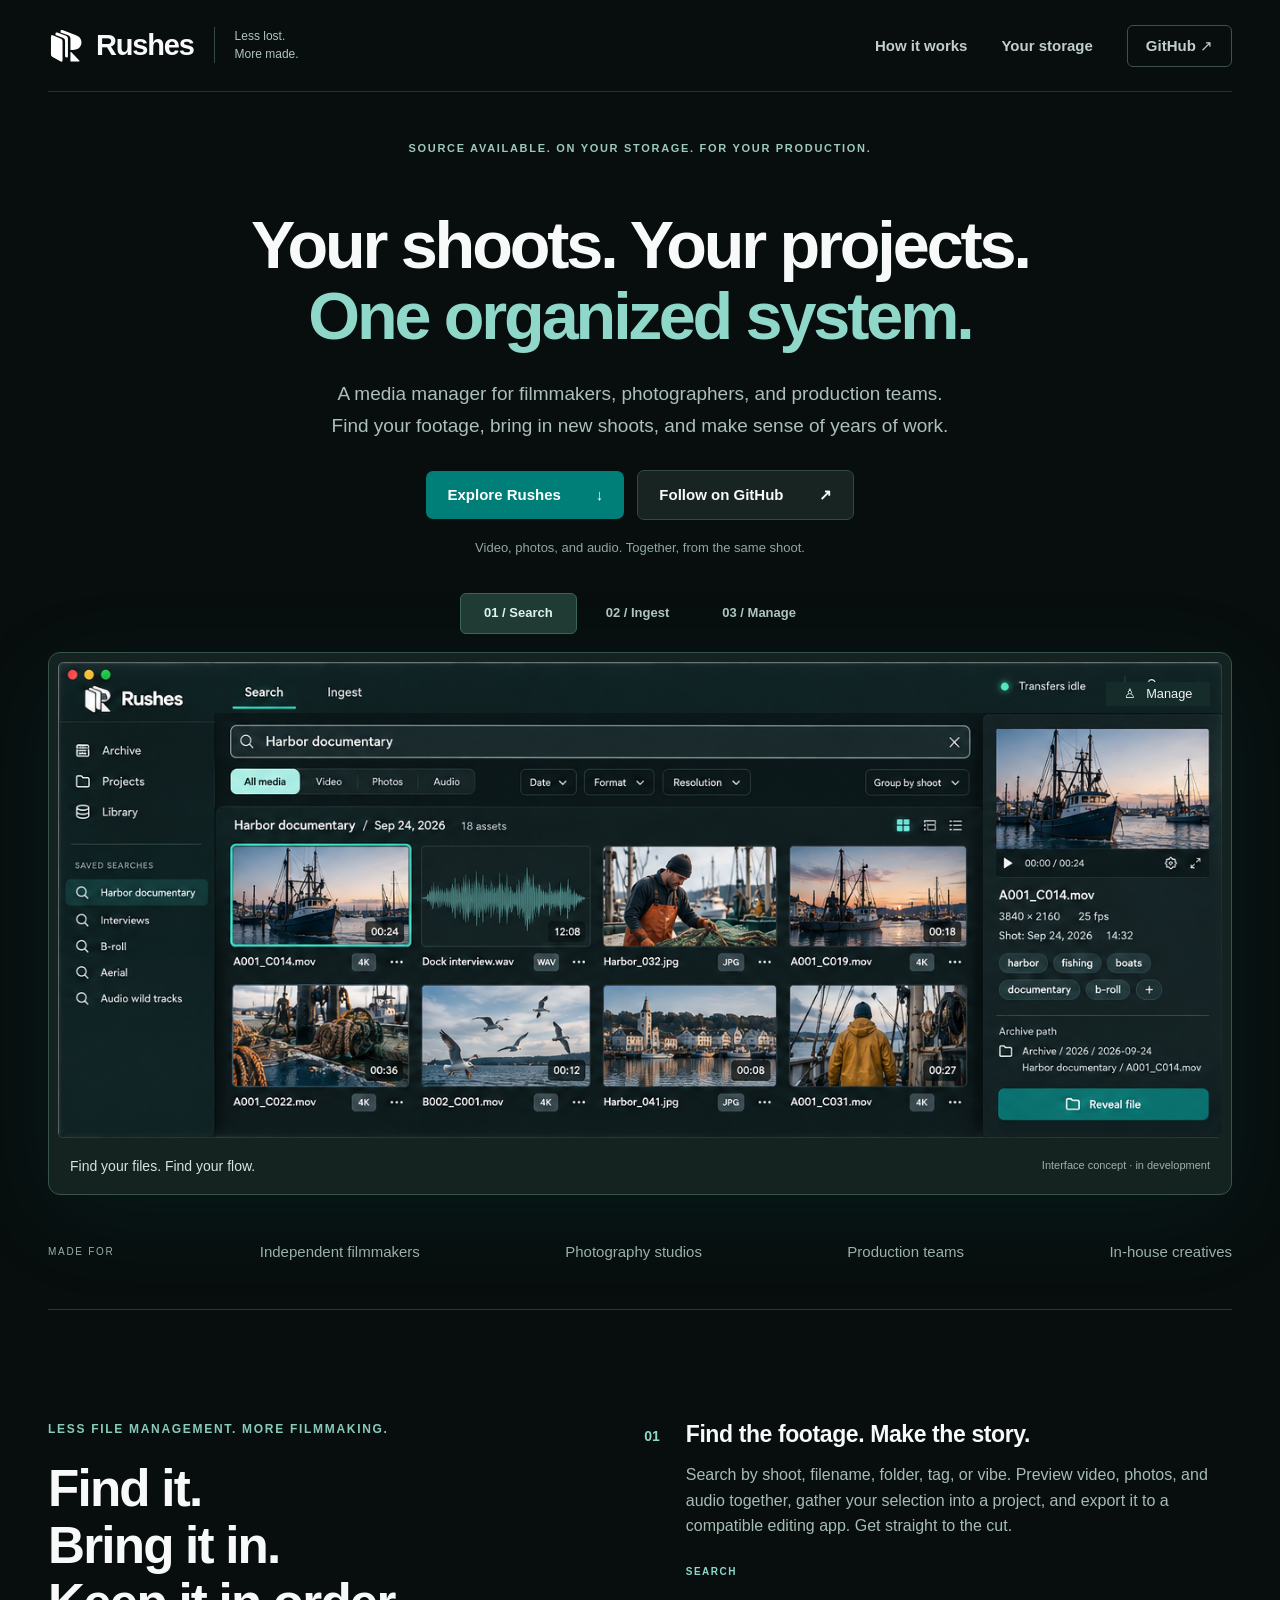
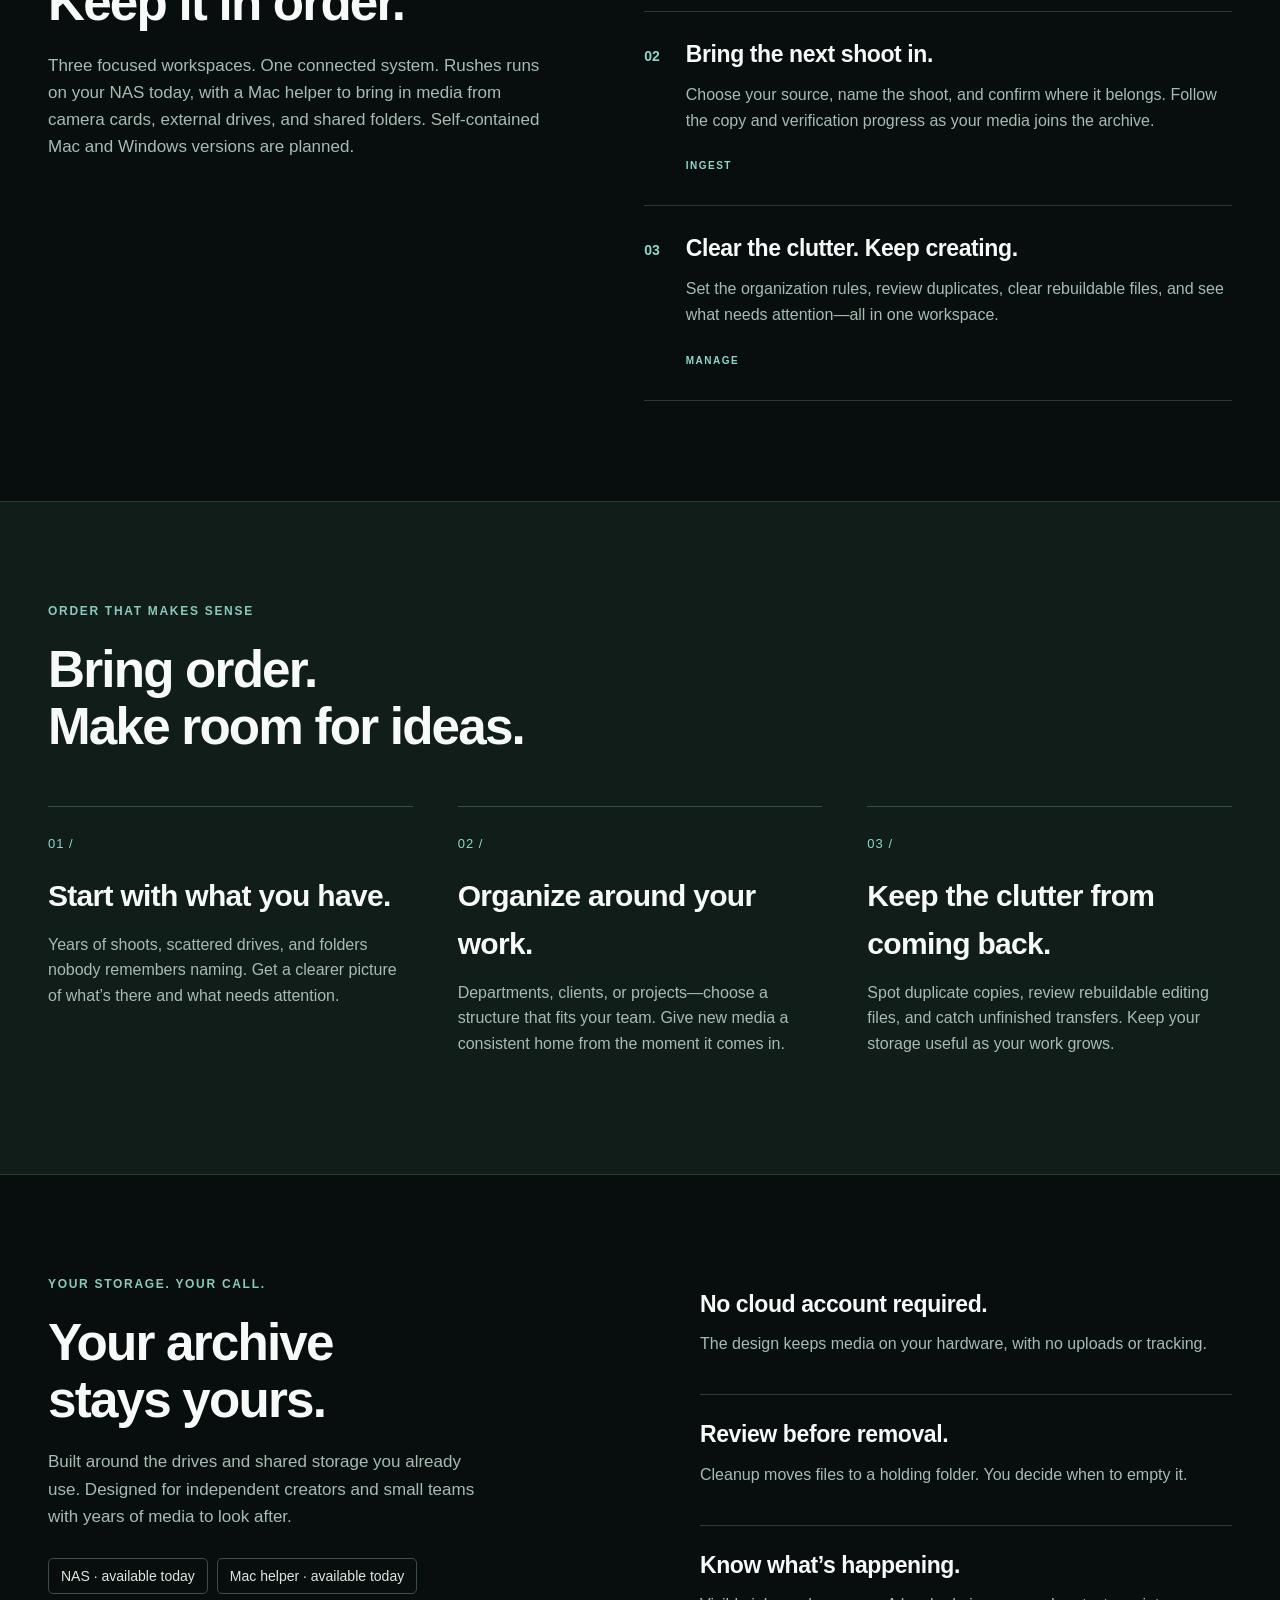
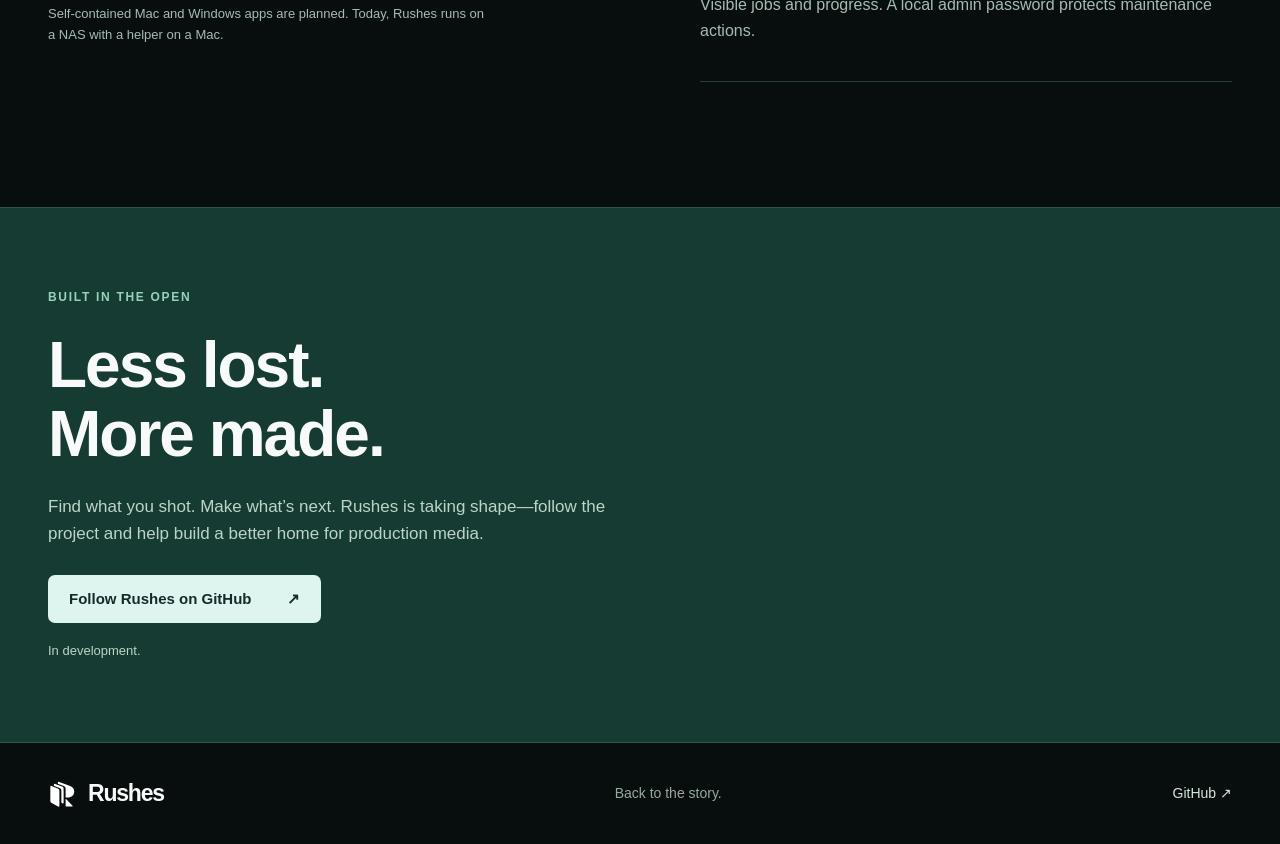
<file: docs/index.html>
<!doctype html>
<html lang="en">
<head>
<meta charset="utf-8"><meta name="viewport" content="width=device-width,initial-scale=1">
<title>Rushes — Your shoots. Your projects. One organized system.</title>
<meta name="description" content="A source-available media manager for filmmakers, photographers, and production teams. Find your media, bring in new shoots, and look after your archive on storage you control.">
<link rel="icon" type="image/svg+xml" href="assets/logo.svg">
<link rel="stylesheet" href="style.css">
</head>
<body>
<a class="skip" href="#main">Skip to content</a>
<header class="nav wrap"><div class="brand-lockup"><a class="brand" href="#" aria-label="Rushes home"><img src="assets/logo.svg" alt="" width="37" height="41">Rushes</a><span class="brand-tagline">Less lost.<br>More made.</span></div><nav aria-label="Main navigation"><a href="#workflow">How it works</a><a href="#storage">Your storage</a><a class="nav-github" href="https://github.com/x0on/rushes">GitHub <span aria-hidden="true">↗</span></a></nav></header>
<main id="main">
<section class="hero wrap">
<div class="eyebrow">SOURCE AVAILABLE. ON YOUR STORAGE. FOR YOUR PRODUCTION.</div>
<h1>Your shoots. Your projects.<br><span>One organized system.</span></h1>
<p class="hero-description">A media manager for filmmakers, photographers, and production teams.<br class="desktop-break"> Find your footage, bring in new shoots, and make sense of years of work.</p>
<div class="hero-actions"><a class="button" href="#product">Explore Rushes <span aria-hidden="true">↓</span></a><a class="button secondary" href="https://github.com/x0on/rushes">Follow on GitHub <span aria-hidden="true">↗</span></a></div>
<p class="hero-note">Video, photos, and audio. Together, from the same shoot.</p>
</section>
<section id="product" class="product wrap" aria-label="Rushes product preview">
<div class="view-tabs" role="tablist" aria-label="Interface preview"><button id="search-tab" role="tab" aria-selected="true" aria-controls="search-panel" tabindex="0" data-view="search">01 / Search</button><button id="ingest-tab" role="tab" aria-selected="false" aria-controls="ingest-panel" tabindex="-1" data-view="ingest">02 / Ingest</button><button id="admin-tab" role="tab" aria-selected="false" aria-controls="admin-panel" tabindex="-1" data-view="admin">03 / Manage</button></div>
<div id="search-panel" class="product-panel" role="tabpanel" aria-labelledby="search-tab"><div class="screen-crop search-screen"><span class="screen-manage-label">♙ &nbsp; Manage</span><img src="assets/interface.png" alt="Search concept: harbor documentary media grouped by shoot, with filters, thumbnails, and a selected clip's details" width="1536" height="1024"></div><div class="screen-caption"><strong>Find your files. Find your flow.</strong><span>Interface concept · in development</span></div></div>
<div id="ingest-panel" class="product-panel" role="tabpanel" aria-labelledby="ingest-tab" hidden><div class="screen-crop ingest-screen"><span class="screen-manage-label">♙ &nbsp; Manage</span><span class="screen-transfer-label">1 transfer running</span><img src="assets/interface.png" alt="Ingest concept: camera-card source, shoot details, archive destination, and transfer progress" width="1536" height="1024"></div><div class="screen-caption"><strong>From camera card to an organized archive.</strong><span>Interface concept · in development</span></div></div>
<div id="admin-panel" class="product-panel" role="tabpanel" aria-labelledby="admin-tab" hidden>
<div class="admin-screen" aria-label="Media Management workspace concept with illustrative archive conditions">
<div class="admin-top"><span class="admin-brand"><img src="assets/logo.svg" alt="">Rushes</span><span>Search</span><span>Ingest</span><span class="admin-active">Manage / Unlocked</span></div>
<div class="admin-layout"><aside class="admin-side"><strong>Archive overview</strong><span>Activity</span><span>Holding folder</span><span>Organization rules</span><span>Settings</span><small>OWNER ACCESS<br>Protected by your password</small></aside>
<div class="admin-main"><div class="admin-title"><div><span class="admin-kicker">STUDIO ARCHIVE</span><h3>Media Management</h3></div><span class="admin-scan">Last scan · 4 minutes ago</span></div>
<div class="admin-stats"><div><span>Available storage</span><strong>8.2 TB <small>/ 32 TB</small></strong><div class="capacity"><span></span></div></div><div><span>Archive indexed</span><strong>24,186 <small>files</small></strong><small>Video, photos, and audio</small></div><div><span>Job activity</span><strong>1 <small>needs attention</small></strong><small>No jobs currently running</small></div></div>
<div class="attention-heading"><h4>Needs your attention</h4><span>3 conditions</span></div>
<div class="condition"><span class="condition-icon">≋</span><div><h4>148 possible duplicate files</h4><p>Compare contents and confirm a surviving original before moving copies aside.</p></div><span class="mock-action">Review duplicates ↗</span></div>
<div class="condition"><span class="condition-icon">▤</span><div><h4>6.4 GB of rebuildable editing files</h4><p>Preview renders and waveform caches. Project autosaves stay protected.</p></div><span class="mock-action">Review files ↗</span></div>
<div class="condition"><span class="condition-icon warning">!</span><div><h4>Interview audio transfer interrupted</h4><p>The source drive disconnected. Reconnect it and review the job.</p></div><span class="mock-action">View job ↗</span></div>
<div class="holding-note"><strong>Holding folder · 218 GB</strong><span>Moved files stay here until you deliberately empty it. Space is not yet reclaimed.</span></div>
</div></div></div><div class="screen-caption"><strong>Know what needs attention. Stay in control of every change.</strong><span>Interface concept · illustrative data</span></div></div>
<div class="audience"><span>MADE FOR</span><strong>Independent filmmakers</strong><strong>Photography studios</strong><strong>Production teams</strong><strong>In-house creatives</strong></div>
</section>
<section id="workflow" class="workflow wrap section"><div class="section-intro"><span class="eyebrow">LESS FILE MANAGEMENT. MORE FILMMAKING.</span><h2>Find it.<br>Bring it in.<br>Keep it in order.</h2><p>Three focused workspaces. One connected system. Rushes runs on your NAS today, with a Mac helper to bring in media from camera cards, external drives, and shared folders. Self-contained Mac and Windows versions are planned.</p></div><div class="steps"><article><span class="number">01</span><div><h3>Find the footage. Make the story.</h3><p>Search by shoot, filename, folder, tag, or vibe. Preview video, photos, and audio together, gather your selection into a project, and export it to a compatible editing app. Get straight to the cut.</p><span class="tag">SEARCH</span></div></article><article><span class="number">02</span><div><h3>Bring the next shoot in.</h3><p>Choose your source, name the shoot, and confirm where it belongs. Follow the copy and verification progress as your media joins the archive.</p><span class="tag">INGEST</span></div></article><article><span class="number">03</span><div><h3>Clear the clutter. Keep creating.</h3><p>Set the organization rules, review duplicates, clear rebuildable files, and see what needs attention—all in one workspace.</p><span class="tag">MANAGE</span></div></article></div></section>
<section class="structure section"><div class="wrap"><div class="section-intro"><span class="eyebrow">ORDER THAT MAKES SENSE</span><h2>Bring order.<br>Make room for ideas.</h2></div><div class="trees"><article><span class="folder" aria-hidden="true">01 /</span><h3>Start with what you have.</h3><p>Years of shoots, scattered drives, and folders nobody remembers naming. Get a clearer picture of what’s there and what needs attention.</p></article><article><span class="folder" aria-hidden="true">02 /</span><h3>Organize around your work.</h3><p>Departments, clients, or projects—choose a structure that fits your team. Give new media a consistent home from the moment it comes in.</p></article><article><span class="folder" aria-hidden="true">03 /</span><h3>Keep the clutter from coming back.</h3><p>Spot duplicate copies, review rebuildable editing files, and catch unfinished transfers. Keep your storage useful as your work grows.</p></article></div></div></section>
<section id="storage" class="storage wrap section"><div><span class="eyebrow">YOUR STORAGE. YOUR CALL.</span><h2>Your archive<br>stays yours.</h2><p>Built around the drives and shared storage you already use. Designed for independent creators and small teams with years of media to look after.</p><div class="platforms"><span>NAS · available today</span><span>Mac helper · available today</span></div><p class="small">Self-contained Mac and Windows apps are planned. Today, Rushes runs on a NAS with a helper on a Mac.</p></div><div class="principles"><article><h3>No cloud account required.</h3><p>The design keeps media on your hardware, with no uploads or tracking.</p></article><article><h3>Review before removal.</h3><p>Cleanup moves files to a holding folder. You decide when to empty it.</p></article><article><h3>Know what’s happening.</h3><p>Visible jobs and progress. A local admin password protects maintenance actions.</p></article></div></section>
<section class="closing"><div class="wrap"><span class="eyebrow">BUILT IN THE OPEN</span><h2>Less lost.<br>More made.</h2><p>Find what you shot. Make what’s next. Rushes is taking shape—follow the project and help build a better home for production media.</p><a class="button" href="https://github.com/x0on/rushes">Follow Rushes on GitHub <span aria-hidden="true">↗</span></a><p class="small">In development.</p></div></section>
</main>
<footer class="wrap"><a class="brand" href="#"><img src="assets/logo.svg" alt="" width="29" height="32">Rushes</a><p>Back to the story.</p><a href="https://github.com/x0on/rushes">GitHub ↗</a></footer>
<script>
const tabs=[...document.querySelectorAll('[role="tab"]')];
function selectTab(tab){tabs.forEach(item=>{const active=item===tab;item.setAttribute('aria-selected',String(active));item.tabIndex=active?0:-1;document.getElementById(item.getAttribute('aria-controls')).hidden=!active;});}
tabs.forEach((tab,index)=>{tab.addEventListener('click',()=>selectTab(tab));tab.addEventListener('keydown',event=>{let next;if(event.key==='ArrowRight')next=(index+1)%tabs.length;else if(event.key==='ArrowLeft')next=(index+tabs.length-1)%tabs.length;else if(event.key==='Home')next=0;else if(event.key==='End')next=tabs.length-1;else return;event.preventDefault();selectTab(tabs[next]);tabs[next].focus();});});
</script>
</body></html>
</file>
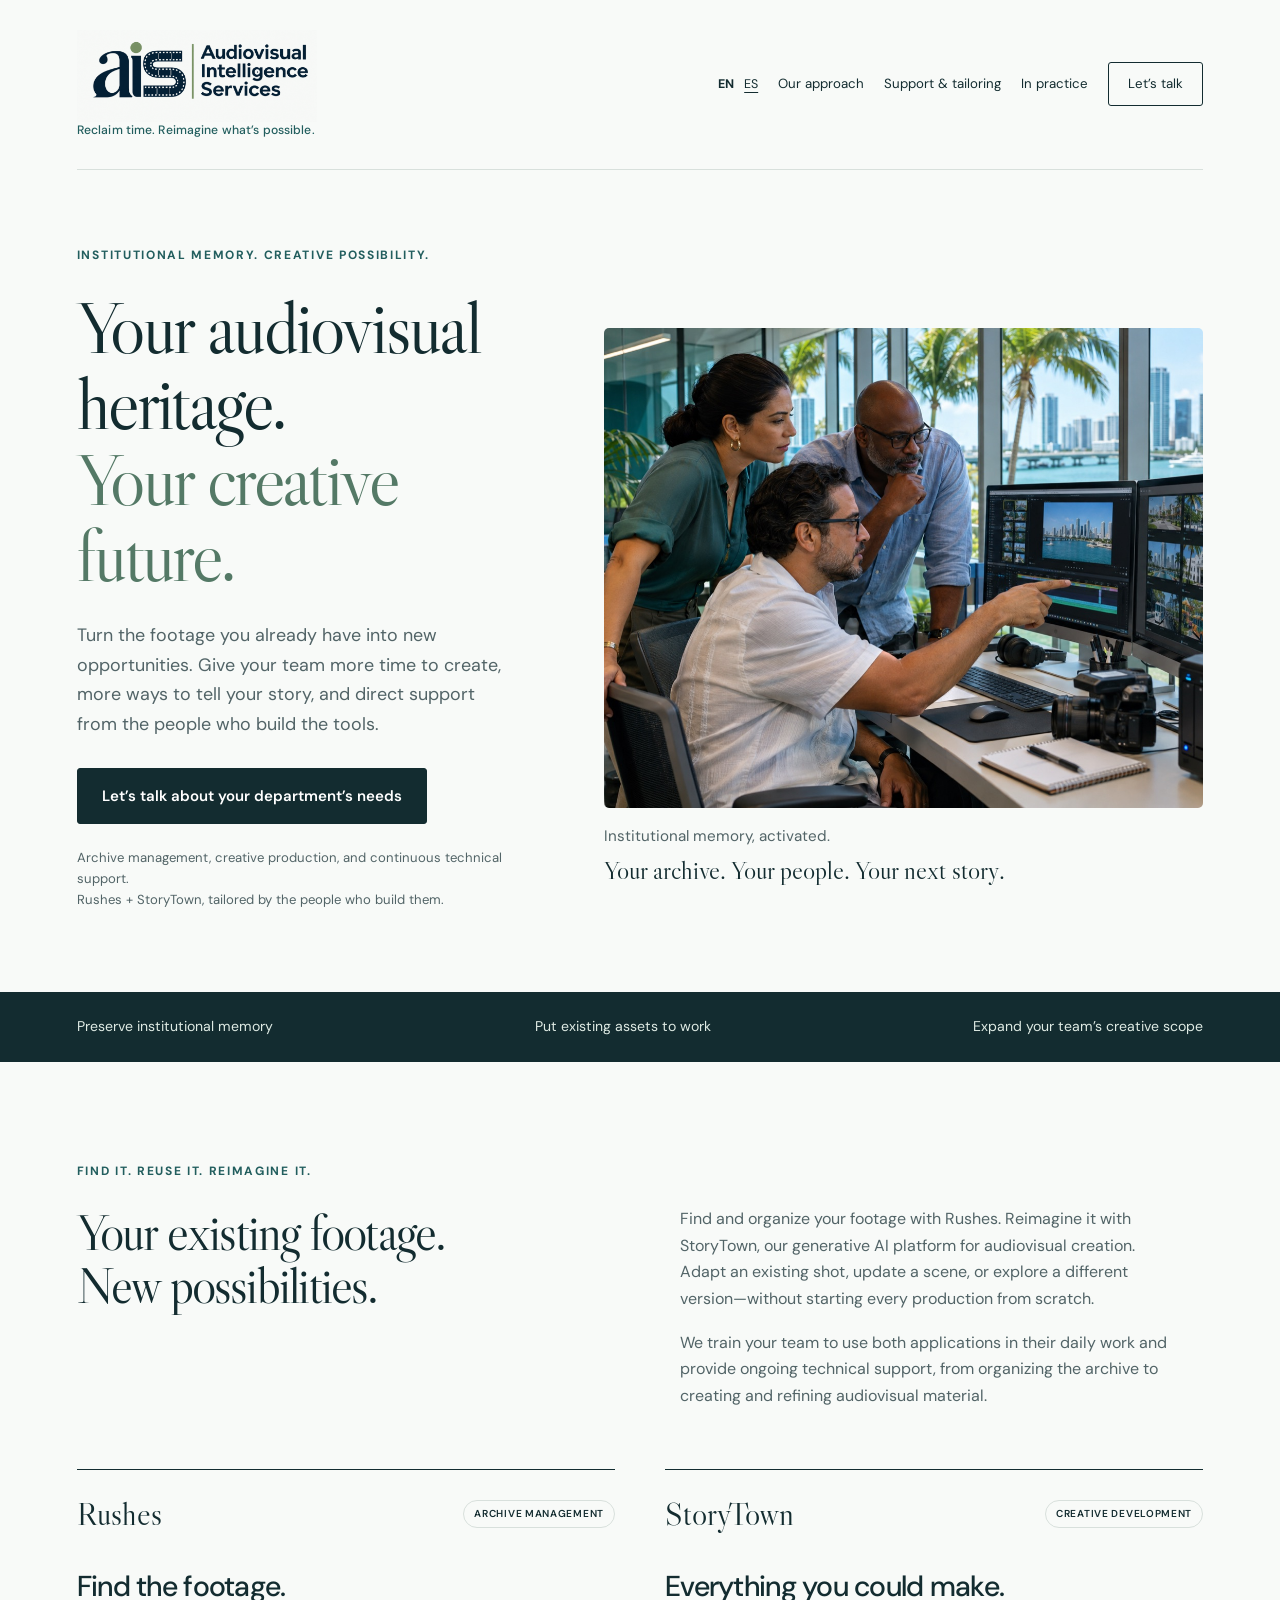
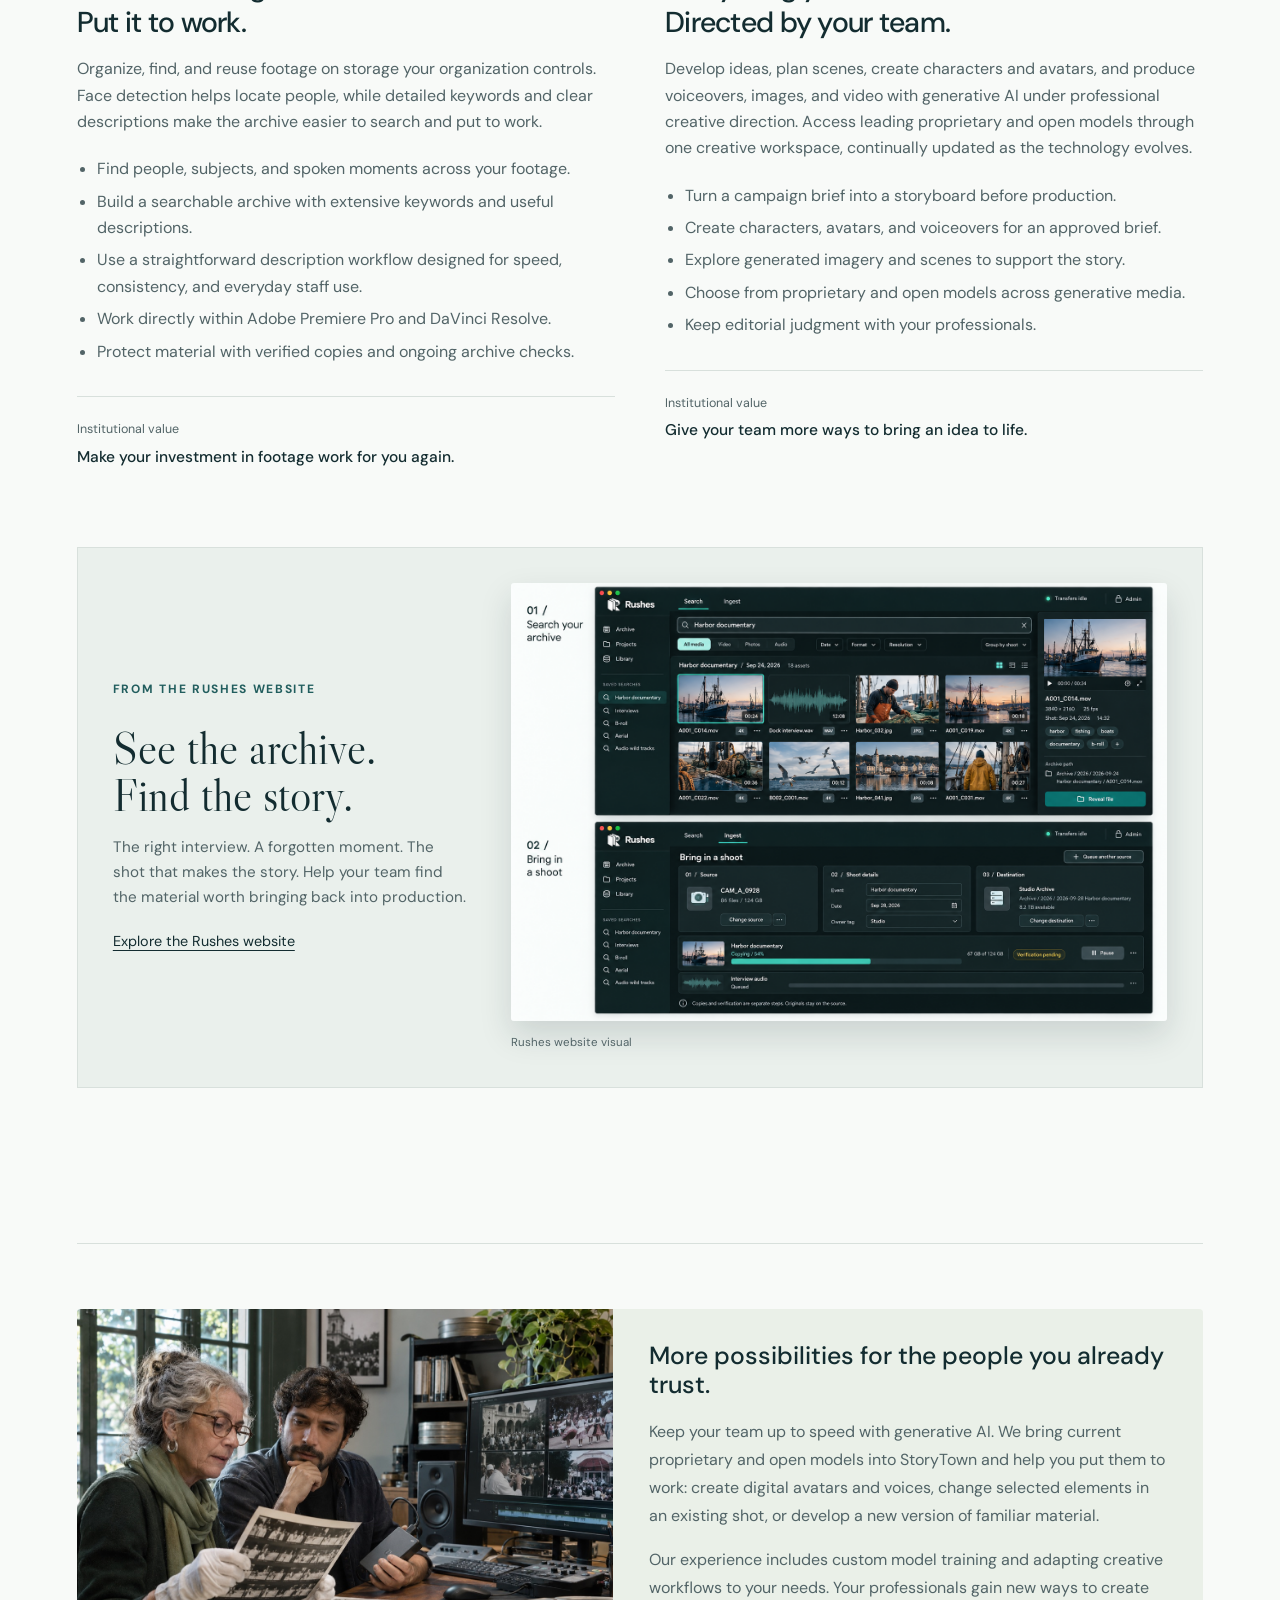
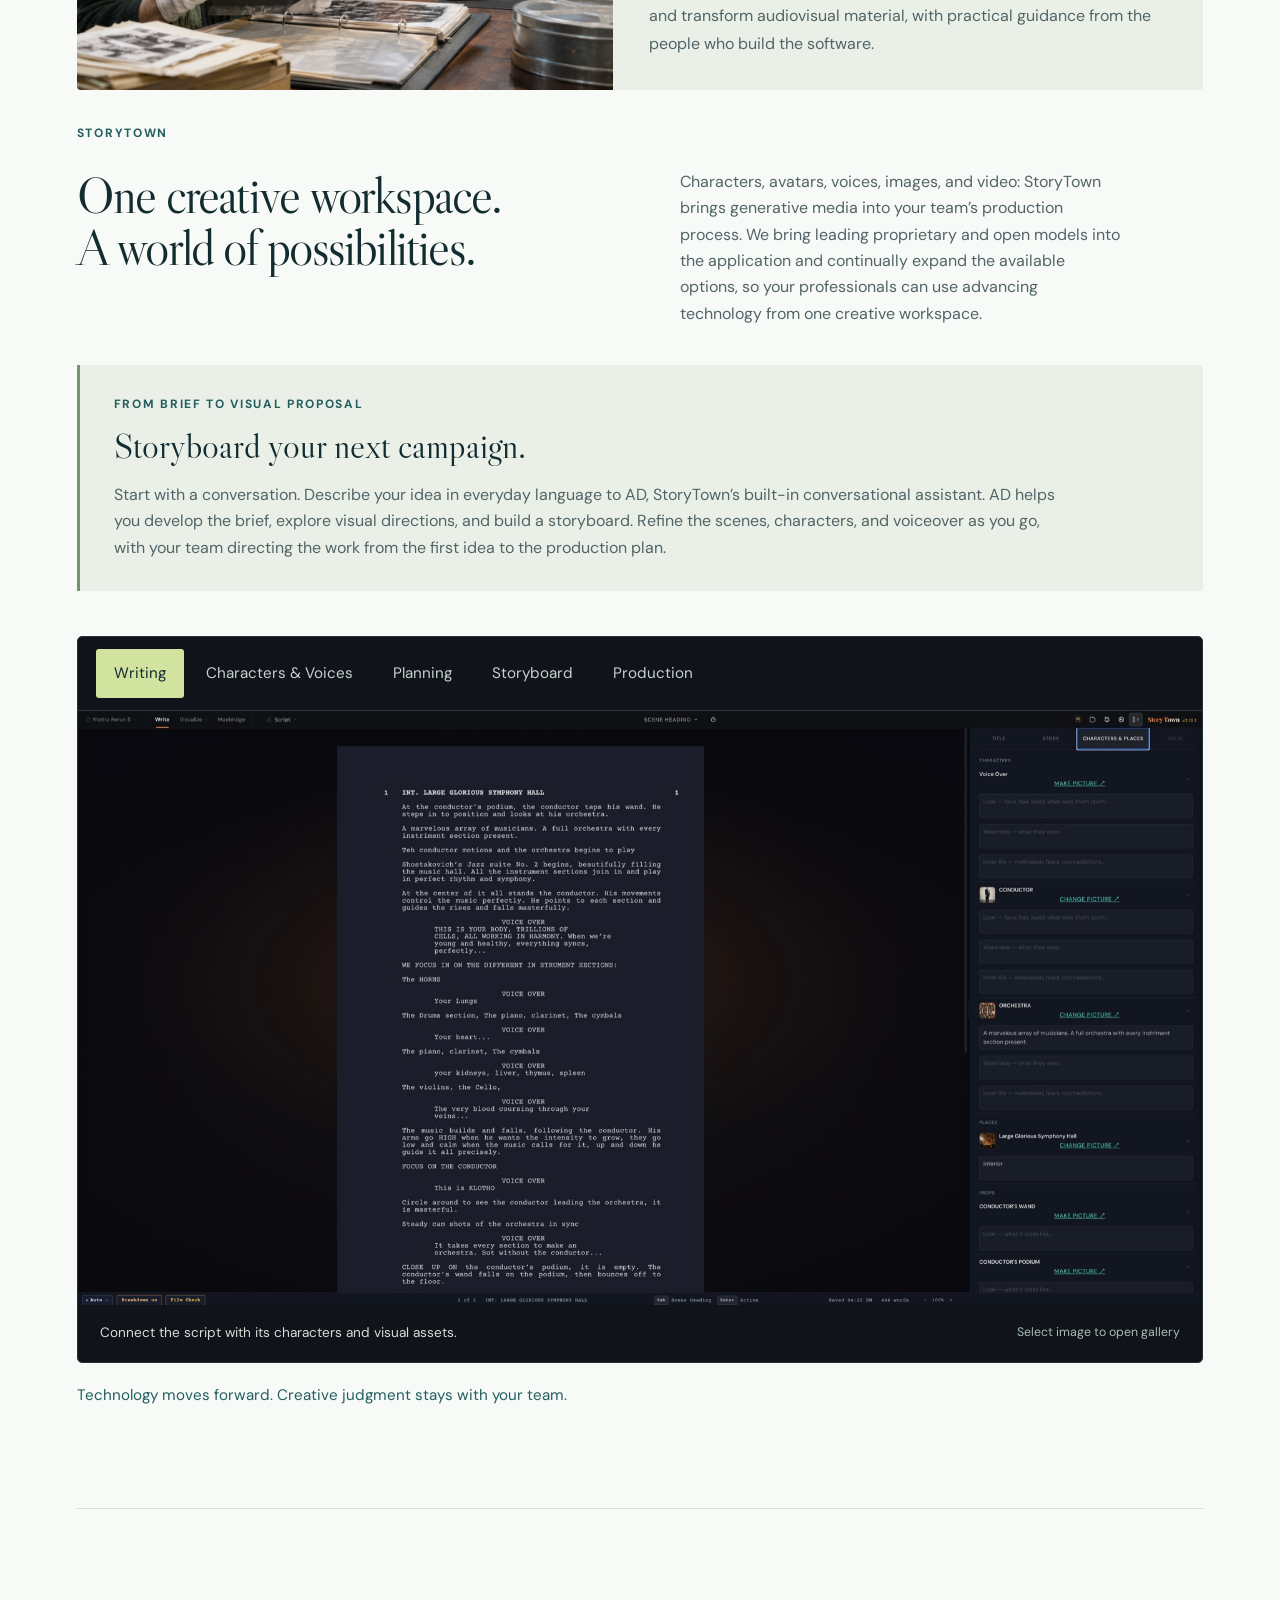
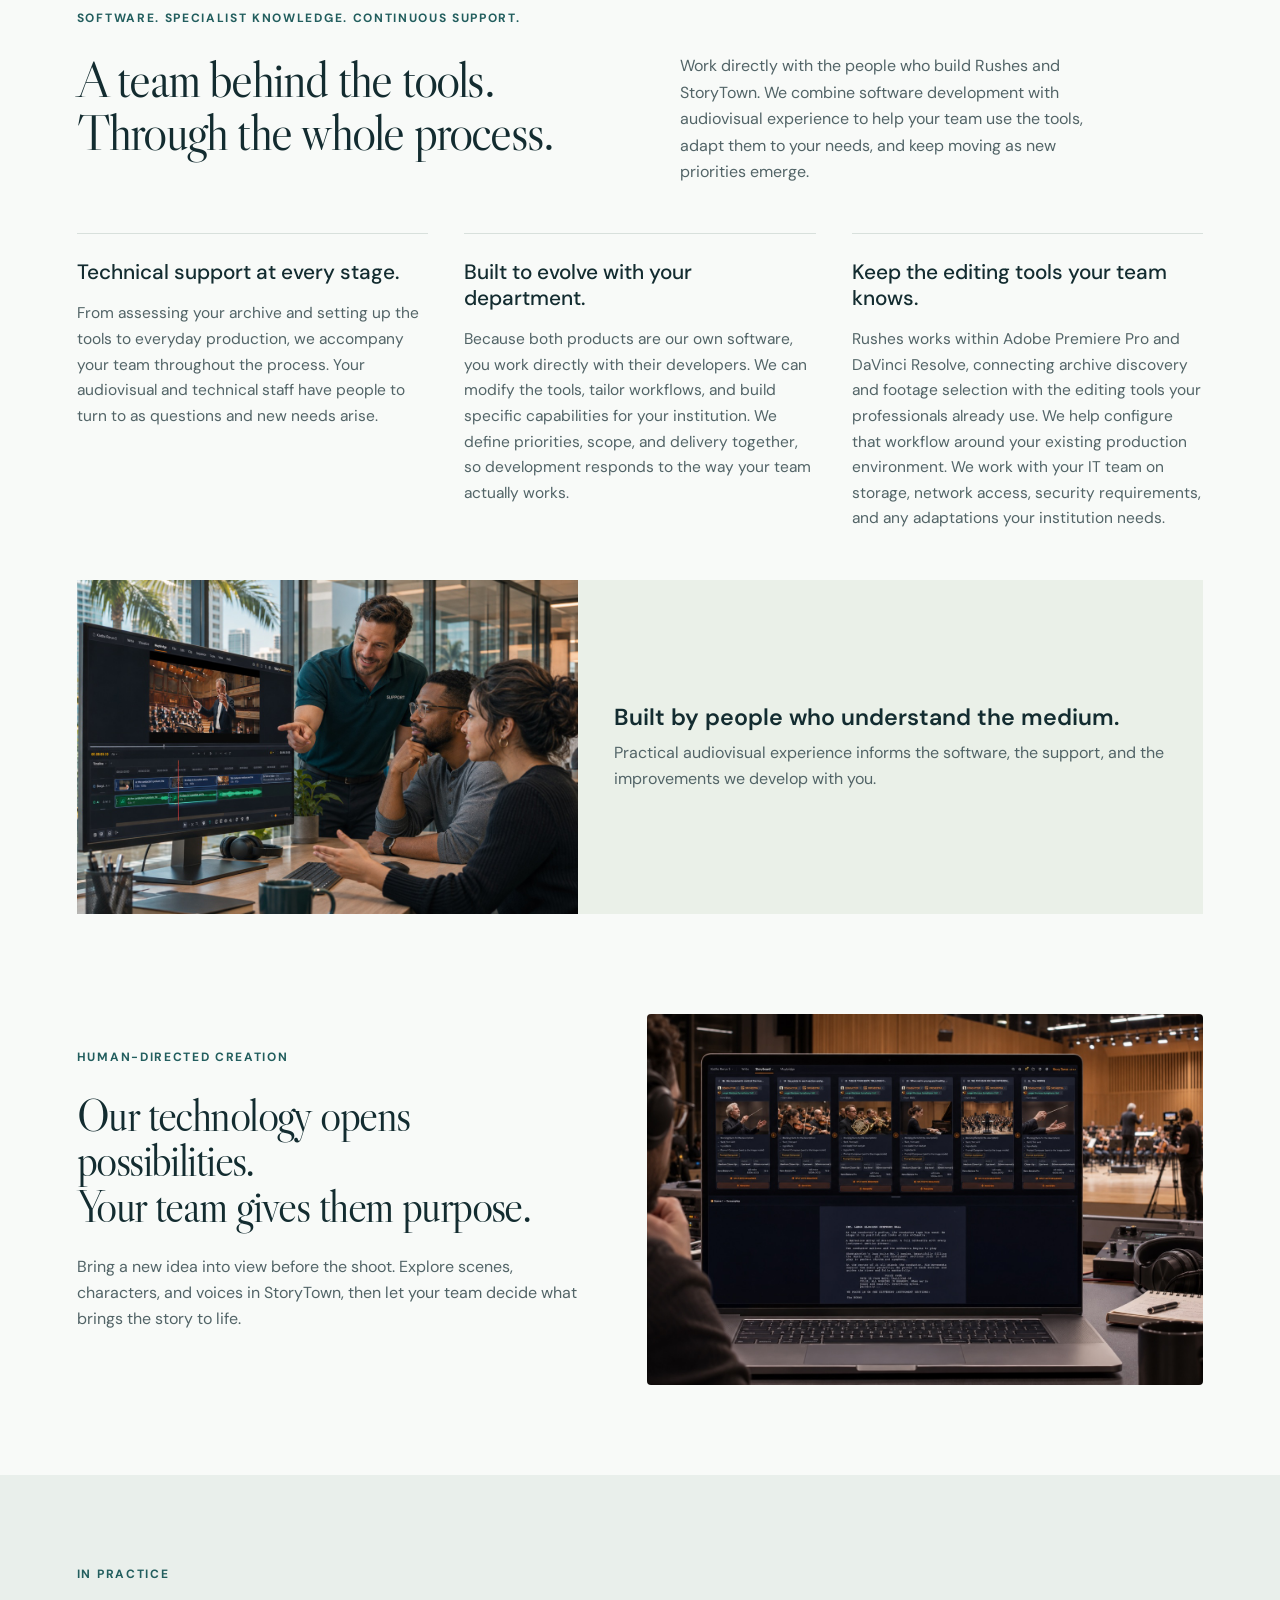
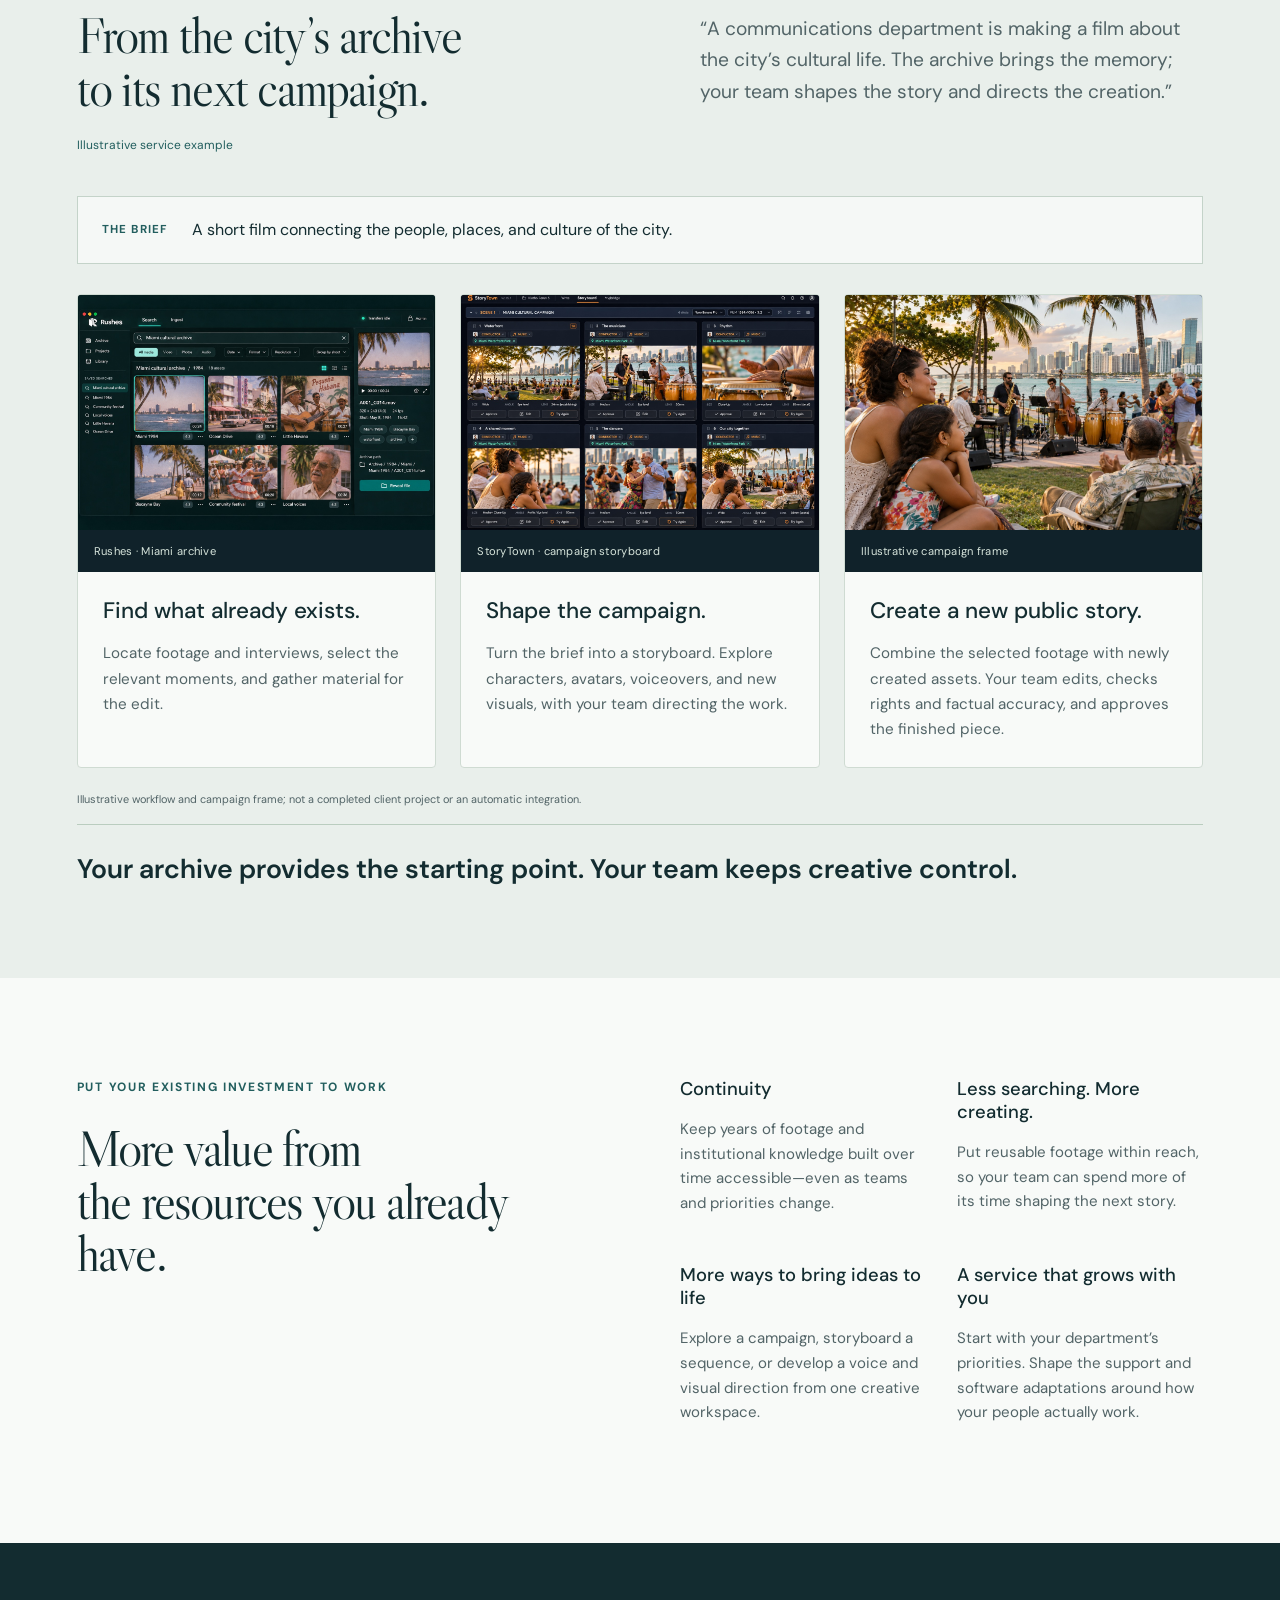
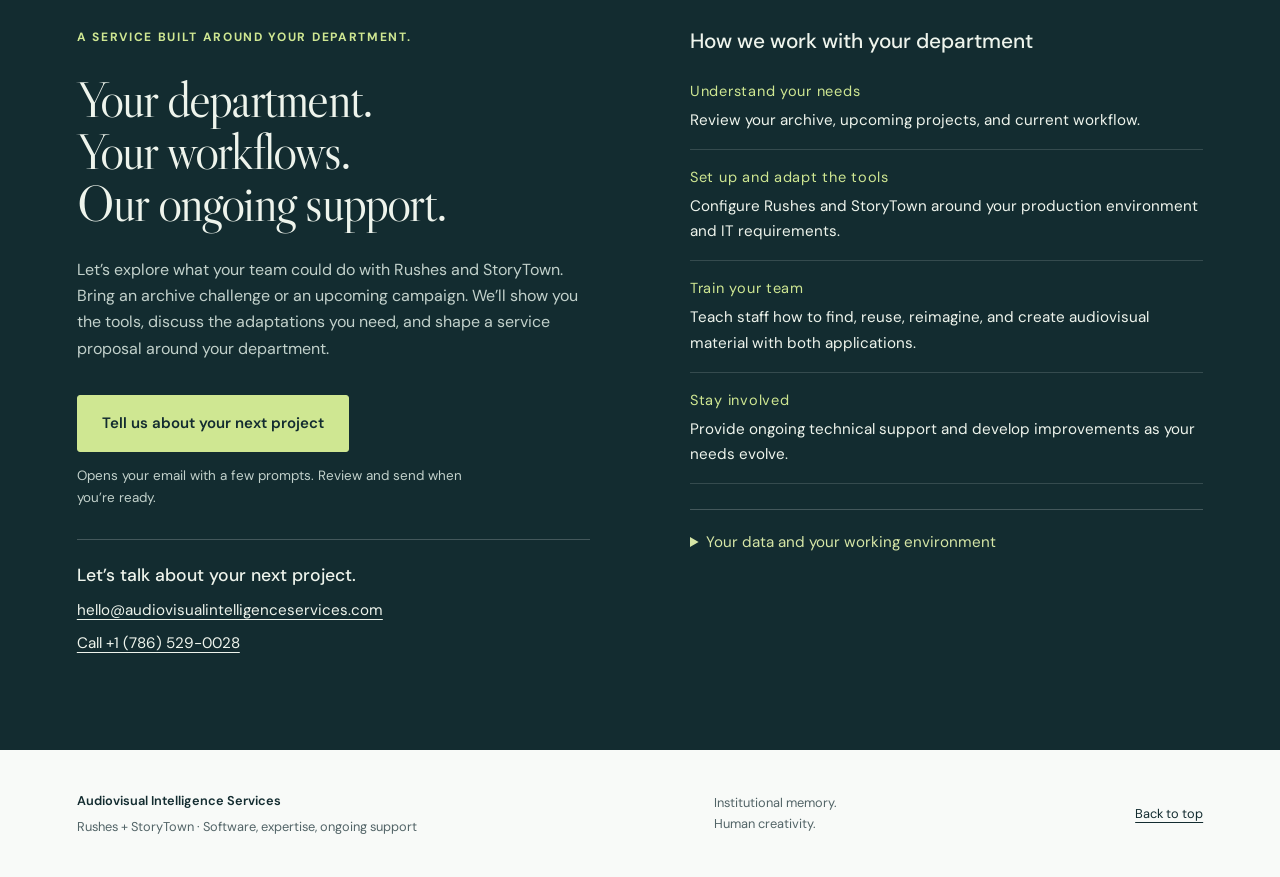
<file: pitch-site/index.html>
<!doctype html>
<html lang="en">
<head>
<meta charset="utf-8"><meta name="viewport" content="width=device-width, initial-scale=1">
<meta name="description" content="Preserve institutional audiovisual archives and expand creative production with Rushes, StoryTown, and human-directed AI.">
<link rel="canonical" href="https://audiovisualintelligenceservices.com/">
<meta name="theme-color" content="#132c30">
<title>Audiovisual Intelligence Services — Your archive. Your next story.</title>
<link rel="alternate" hreflang="en" href="index.html"><link rel="alternate" hreflang="es" href="es.html">
<link rel="stylesheet" href="style.css?v=compact-logo">
</head>
<body>
<a class="skip" href="#main">Skip to content</a>
<header class="wrap header"><a class="identity" href="#"><img class="identity-logo" src="assets/ais-selected-logo.png" width="900" height="346" alt="Audiovisual Intelligence Services"><small class="identity-tagline">Reclaim time. Reimagine what’s possible.</small></a><nav aria-label="Main navigation"><span class="language-switch" aria-label="Language"><span aria-current="page">EN</span><a href="es.html" lang="es" hreflang="es">ES</a></span><a href="#approach">Our approach</a><a href="#support">Support &amp; tailoring</a><a href="#example">In practice</a><a class="nav-cta" href="#pilot">Let’s talk</a></nav></header>
<main id="main">
<section class="hero wrap">
<div class="hero-copy"><p class="eyebrow">INSTITUTIONAL MEMORY. CREATIVE POSSIBILITY.</p><h1>Your audiovisual<br>heritage.<br><em>Your creative<br>future.</em></h1><p class="lead">Turn the footage you already have into new opportunities. Give your team more time to create, more ways to tell your story, and direct support from the people who build the tools.</p><a class="button" href="#pilot">Let’s talk about your department’s needs</a><p class="hero-note">Archive management, creative production, and continuous technical support.<br>Rushes + StoryTown, tailored by the people who build them.</p></div>
<figure class="hero-image"><div class="hero-photo"><img src="assets/miami-media-team.jpg" width="1536" height="1024" alt="A Miami media team selecting digital archive footage in a contemporary office overlooking the bay."></div><figcaption><span>Institutional memory, activated.</span><span class="hero-caption-title">Your archive. Your people. Your next story.</span></figcaption></figure>
</section>
<div class="principle-strip"><div class="wrap"><span>Preserve institutional memory</span><span>Put existing assets to work</span><span>Expand your team’s creative scope</span></div></div>
<section class="wrap section" id="approach"><div class="section-heading"><p class="eyebrow">FIND IT. REUSE IT. REIMAGINE IT.</p><h2>Your existing footage.<br>New possibilities.</h2><div class="section-intro"><p>Find and organize your footage with Rushes. Reimagine it with StoryTown, our generative AI platform for audiovisual creation. Adapt an existing shot, update a scene, or explore a different version—without starting every production from scratch.</p><p>We train your team to use both applications in their daily work and provide ongoing technical support, from organizing the archive to creating and refining audiovisual material.</p></div></div>
<div class="offerings"><article><div class="offering-head"><span class="product">Rushes</span><span class="pill">ARCHIVE MANAGEMENT</span></div><h3>Find the footage.<br>Put it to work.</h3><p>Organize, find, and reuse footage on storage your organization controls. Face detection helps locate people, while detailed keywords and clear descriptions make the archive easier to search and put to work.</p><ul><li>Find people, subjects, and spoken moments across your footage.</li><li>Build a searchable archive with extensive keywords and useful descriptions.</li><li>Use a straightforward description workflow designed for speed, consistency, and everyday staff use.</li><li>Work directly within Adobe Premiere Pro and DaVinci Resolve.</li><li>Protect material with verified copies and ongoing archive checks.</li></ul><p class="outcome">Institutional value <strong>Make your investment in footage work for you again.</strong></p></article><article><div class="offering-head"><span class="product">StoryTown</span><span class="pill">CREATIVE DEVELOPMENT</span></div><h3>Everything you could make.<br>Directed by your team.</h3><p>Develop ideas, plan scenes, create characters and avatars, and produce voiceovers, images, and video with generative AI under professional creative direction. Access leading proprietary and open models through one creative workspace, continually updated as the technology evolves.</p><ul><li>Turn a campaign brief into a storyboard before production.</li><li>Create characters, avatars, and voiceovers for an approved brief.</li><li>Explore generated imagery and scenes to support the story.</li><li>Choose from proprietary and open models across generative media.</li><li>Keep editorial judgment with your professionals.</li></ul><p class="outcome">Institutional value <strong>Give your team more ways to bring an idea to life.</strong></p></article></div>
<section class="product-showcase" aria-labelledby="rushes-preview-title"><div class="showcase-copy"><p class="eyebrow">FROM THE RUSHES WEBSITE</p><h3 id="rushes-preview-title">See the archive.<br>Find the story.</h3><p>The right interview. A forgotten moment. The shot that makes the story. Help your team find the material worth bringing back into production.</p><a class="source-link" href="https://x0on.github.io/rushes/">Explore the Rushes website</a></div><figure><img src="assets/rushes-interface.png" loading="lazy" width="1536" height="1024" alt="Rushes website interface concept with media thumbnails, search filters, and a selected clip."><figcaption>Rushes website visual</figcaption></figure></section>
</section>
<section class="wrap section storytown-showcase" id="storytown"><div class="human"><img class="human-team-image" src="assets/archive-team.jpg" loading="lazy" width="1400" height="933" alt="Two audiovisual colleagues reviewing archival material together in their studio."><div class="human-copy"><h3>More possibilities for the people you already trust.</h3><p>Keep your team up to speed with generative AI. We bring current proprietary and open models into StoryTown and help you put them to work: create digital avatars and voices, change selected elements in an existing shot, or develop a new version of familiar material.</p><p>Our experience includes custom model training and adapting creative workflows to your needs. Your professionals gain new ways to create and transform audiovisual material, with practical guidance from the people who build the software.</p></div></div><div class="section-heading"><p class="eyebrow">STORYTOWN</p><h2>One creative workspace.<br>A world of possibilities.</h2><p>Characters, avatars, voices, images, and video: StoryTown brings generative media into your team’s production process. We bring leading proprietary and open models into the application and continually expand the available options, so your professionals can use advancing technology from one creative workspace.</p></div><article class="campaign-storyboard"><p class="eyebrow">FROM BRIEF TO VISUAL PROPOSAL</p><h3>Storyboard your next campaign.</h3><p>Start with a conversation. Describe your idea in everyday language to AD, StoryTown’s built-in conversational assistant. AD helps you develop the brief, explore visual directions, and build a storyboard. Refine the scenes, characters, and voiceover as you go, with your team directing the work from the first idea to the production plan.</p></article><div class="st-viewer"><div role="tablist" aria-label="StoryTown workspaces"><button role="tab" id="st-writing-tab" aria-controls="st-writing" aria-selected="true" tabindex="0">Writing</button><button role="tab" id="st-characters-tab" aria-controls="st-characters" aria-selected="false" tabindex="-1">Characters &amp; Voices</button><button role="tab" id="st-planning-tab" aria-controls="st-planning" aria-selected="false" tabindex="-1">Planning</button><button role="tab" id="st-storyboard-tab" aria-controls="st-storyboard" aria-selected="false" tabindex="-1">Storyboard</button><button role="tab" id="st-production-tab" aria-controls="st-production" aria-selected="false" tabindex="-1">Production</button></div><div role="tabpanel" id="st-production" aria-labelledby="st-production-tab" hidden><div class="production-split"><a class="split-canvas" href="assets/storytown-canvas.jpg" aria-label="Create on the canvas"><img src="assets/storytown-canvas.jpg" loading="lazy" width="1500" height="1375" alt="Create on the canvas: StoryTown"><span>Create on the canvas</span></a><a class="split-timeline" href="assets/storytown-production.jpg" aria-label="Shape the production"><img src="assets/storytown-production.jpg" loading="lazy" width="1800" height="955" alt="Shape the production: StoryTown"><span>Shape the production</span></a></div><div class="st-caption"><span>Create and edit picture and sound with generative AI in one production workspace.</span><span>Select image to open gallery</span></div></div><div role="tabpanel" id="st-storyboard" aria-labelledby="st-storyboard-tab" hidden><a href="assets/storytown-storyboard.jpg" aria-label="Storyboard"><img src="assets/storytown-storyboard.jpg" loading="lazy" width="1800" height="953" alt="StoryTown: Start with a brief and storyboard your next campaign."></a><div class="st-caption"><span>Start with a brief and storyboard your next campaign.</span><span>Select image to open gallery</span></div></div><div role="tabpanel" id="st-characters" aria-labelledby="st-characters-tab" hidden><a href="assets/storytown-characters.jpg" aria-label="Enlarge screenshot: Characters &amp; Voices"><img src="assets/storytown-characters.jpg" loading="lazy" width="1800" height="955" alt="StoryTown: Develop the cast, voices, and settings for your story."></a><div class="st-caption"><span>Develop the cast, voices, and settings for your story.</span><span>Select image to open gallery</span></div></div><div role="tabpanel" id="st-writing" aria-labelledby="st-writing-tab"><a href="assets/storytown-writing.jpg" aria-label="Enlarge screenshot: Writing"><img src="assets/storytown-writing.jpg" loading="lazy" width="1800" height="955" alt="StoryTown: Connect the script with its characters and visual assets."></a><div class="st-caption"><span>Connect the script with its characters and visual assets.</span><span>Select image to open gallery</span></div></div><div role="tabpanel" id="st-planning" aria-labelledby="st-planning-tab" hidden><a href="assets/storytown-planning.jpg" aria-label="Enlarge screenshot: Planning"><img src="assets/storytown-planning.jpg" loading="lazy" width="1800" height="955" alt="StoryTown: Plan shots and staging before moving into production."></a><div class="st-caption"><span>Plan shots and staging before moving into production.</span><span>Select image to open gallery</span></div></div></div><p class="st-note">Technology moves forward. Creative judgment stays with your team.</p></section>
<section class="wrap section service" id="support"><div class="section-heading"><p class="eyebrow">SOFTWARE. SPECIALIST KNOWLEDGE. CONTINUOUS SUPPORT.</p><h2>A team behind the tools.<br>Through the whole process.</h2><p>Work directly with the people who build Rushes and StoryTown. We combine software development with audiovisual experience to help your team use the tools, adapt them to your needs, and keep moving as new priorities emerge.</p></div><div class="service-grid"><article><h3>Technical support at every stage.</h3><p>From assessing your archive and setting up the tools to everyday production, we accompany your team throughout the process. Your audiovisual and technical staff have people to turn to as questions and new needs arise.</p></article><article><h3>Built to evolve with your department.</h3><p>Because both products are our own software, you work directly with their developers. We can modify the tools, tailor workflows, and build specific capabilities for your institution. We define priorities, scope, and delivery together, so development responds to the way your team actually works.</p></article><article><h3>Keep the editing tools your team knows.</h3><p>Rushes works within Adobe Premiere Pro and DaVinci Resolve, connecting archive discovery and footage selection with the editing tools your professionals already use. We help configure that workflow around your existing production environment. We work with your IT team on storage, network access, security requirements, and any adaptations your institution needs.</p></article></div><div class="service-signature support-scene"><img src="assets/storytown-support-team.jpg" alt="Two media colleagues working in StoryTown with a technical support specialist." loading="lazy" width="1200" height="800"><div><strong>Built by people who understand the medium.</strong><p>Practical audiovisual experience informs the software, the support, and the improvements we develop with you.</p></div></div></section>
<section class="creative-banner wrap"><div><p class="eyebrow">HUMAN-DIRECTED CREATION</p><h2>Our technology opens possibilities.<br>Your team gives them purpose.</h2><p>Bring a new idea into view before the shoot. Explore scenes, characters, and voices in StoryTown, then let your team decide what brings the story to life.</p></div><figure><img src="assets/storytown-symphony-workflow.jpg" loading="lazy" width="1400" height="933" alt="StoryTown’s storyboard structure filled with orchestra shots on a laptop, with a camera operator filming the matching rehearsal in the background."></figure></section><section class="case-section" id="example"><div class="wrap"><div class="visual-case-heading"><div><p class="eyebrow">IN PRACTICE</p><h2>From the city’s archive<br>to its next campaign.</h2><p class="case-label">Illustrative service example</p></div><p class="case-scenario">“A communications department is making a film about the city’s cultural life. The archive brings the memory; your team shapes the story and directs the creation.”</p></div><div class="case-brief"><span>The brief</span><p>A short film connecting the people, places, and culture of the city.</p></div><div class="case-story-grid"><article class="case-card"><figure><img src="assets/miami-archive-workspace.jpg" loading="lazy" width="1400" height="900" alt="Rushes · Miami archive"><figcaption>Rushes · Miami archive</figcaption></figure><div><h3>Find what already exists.</h3><p>Locate footage and interviews, select the relevant moments, and gather material for the edit.</p></div></article><article class="case-card"><figure><img src="assets/miami-campaign-storyboard.jpg" loading="lazy" width="1400" height="900" alt="StoryTown · campaign storyboard"><figcaption>StoryTown · campaign storyboard</figcaption></figure><div><h3>Shape the campaign.</h3><p>Turn the brief into a storyboard. Explore characters, avatars, voiceovers, and new visuals, with your team directing the work.</p></div></article><article class="case-card"><figure><img src="assets/miami-campaign.jpg" loading="lazy" width="1400" height="900" alt="Illustrative campaign frame"><figcaption>Illustrative campaign frame</figcaption></figure><div><h3>Create a new public story.</h3><p>Combine the selected footage with newly created assets. Your team edits, checks rights and factual accuracy, and approves the finished piece.</p></div></article></div><div class="case-takeaway"><p class="case-disclaimer">Illustrative workflow and campaign frame; not a completed client project or an automatic integration.</p><div class="case-sales-line"><strong>Your archive provides the starting point. Your team keeps creative control.</strong></div></div></div></section>
<section class="wrap section value"><div><p class="eyebrow">PUT YOUR EXISTING INVESTMENT TO WORK</p><h2>More value from<br>the resources you already have.</h2></div><div class="benefits"><article><h3>Continuity</h3><p>Keep years of footage and institutional knowledge built over time accessible—even as teams and priorities change.</p></article><article><h3>Less searching. More creating.</h3><p>Put reusable footage within reach, so your team can spend more of its time shaping the next story.</p></article><article><h3>More ways to bring ideas to life</h3><p>Explore a campaign, storyboard a sequence, or develop a voice and visual direction from one creative workspace.</p></article><article><h3>A service that grows with you</h3><p>Start with your department’s priorities. Shape the support and software adaptations around how your people actually work.</p></article></div></section>
<section class="pilot-section" id="pilot"><div class="wrap pilot"><div><p class="eyebrow">A SERVICE BUILT AROUND YOUR DEPARTMENT.</p><h2>Your department.<br>Your workflows.<br>Our ongoing support.</h2><p>Let’s explore what your team could do with Rushes and StoryTown. Bring an archive challenge or an upcoming campaign. We’ll show you the tools, discuss the adaptations you need, and shape a service proposal around your department.</p><a class="button light email-cta" href="mailto:hello@audiovisualintelligenceservices.com?subject=Let%E2%80%99s%20talk%20about%20our%20next%20audiovisual%20project&amp;body=Hello%20AIS%20team%2C%0A%0AI%20would%20like%20to%20explore%20how%20Rushes%20and%20StoryTown%20could%20support%20our%20department.%0A%0AWhat%20would%20we%20like%20to%20find%2C%20update%2C%20or%20create%3F%0A%0A%0AWhat%20footage%20or%20resources%20do%20we%20already%20have%3F%0A%0A%0AWhere%20would%20our%20team%20welcome%20help%3F%0A%0A%0AName%20%2F%20Department%3A%0A%0AThank%20you%21">Tell us about your next project</a><p class="email-hint">Opens your email with a few prompts. Review and send when you’re ready.</p><div class="contact-details"><h3>Let’s talk about your next project.</h3><a href="mailto:hello@audiovisualintelligenceservices.com">hello@audiovisualintelligenceservices.com</a><a href="tel:+17865290028">Call +1 (786) 529-0028</a></div></div><div class="pilot-detail"><h3>How we work with your department</h3><dl><dt>Understand your needs</dt><dd>Review your archive, upcoming projects, and current workflow.</dd><dt>Set up and adapt the tools</dt><dd>Configure Rushes and StoryTown around your production environment and IT requirements.</dd><dt>Train your team</dt><dd>Teach staff how to find, reuse, reimagine, and create audiovisual material with both applications.</dd><dt>Stay involved</dt><dd>Provide ongoing technical support and develop improvements as your needs evolve.</dd></dl><details class="data-details"><summary>Your data and your working environment</summary><p>We work with your IT team to agree on storage, access, compatibility, and any external AI processing before setup. You keep control of which material is used and which services are approved.</p></details></div></div>
</section>
</main>
<footer class="wrap footer"><div><strong>Audiovisual Intelligence Services</strong><span>Rushes + StoryTown · Software, expertise, ongoing support</span></div><p>Institutional memory.<br>Human creativity.</p><a href="#main">Back to top</a></footer>
<script src="script.js?v=email-cta" defer></script>
<dialog class="image-gallery" id="image-gallery" aria-label="StoryTown gallery"><div class="gallery-top"><p id="gallery-title"></p><button class="gallery-close" aria-label="Close gallery" autofocus>×</button></div><div class="gallery-stage"><button class="gallery-prev" aria-label="Previous image">‹</button><img id="gallery-image" alt=""><button class="gallery-next" aria-label="Next image">›</button></div><div class="gallery-bottom"><p id="gallery-count" aria-live="polite"></p><p>Use arrow keys to browse · Esc to close</p></div></dialog>
</body></html>
</file>
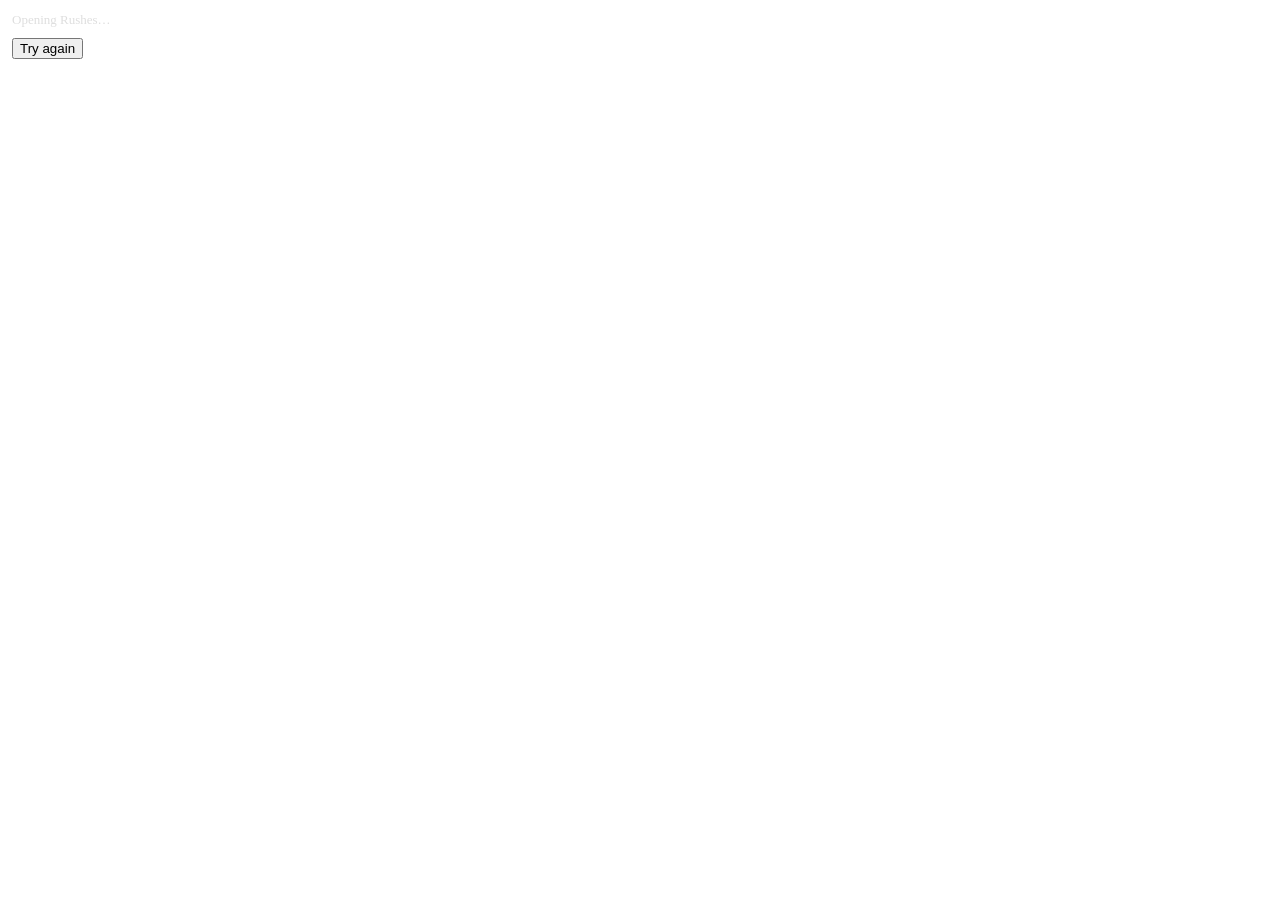
<file: premiere/index.html>
<!DOCTYPE html>
<html>
<head>
<meta charset="utf-8">
<style>
  html, body { margin: 0; padding: 0; height: 100%; overflow: hidden; }
  body { display: flex; flex-direction: column; }
  #wv { flex: 1; width: 100%; min-height: 0; }
  #note { padding: 12px; color: #dedede; font-size: 13px; }
  #note.hide { display: none; }
  #again { margin-top: 10px; }
</style>
<script src="index.js"></script>
</head>
<body>
<div id="note"><div id="said">Opening Rushes…</div><button id="again">Try again</button></div>
<!-- its address is given by index.js (/db/find.php?premiere=1, and the time: never a copy kept from before) -->
<webview id="wv" width="100%" height="100%"></webview>
</body>
</html>
</file>
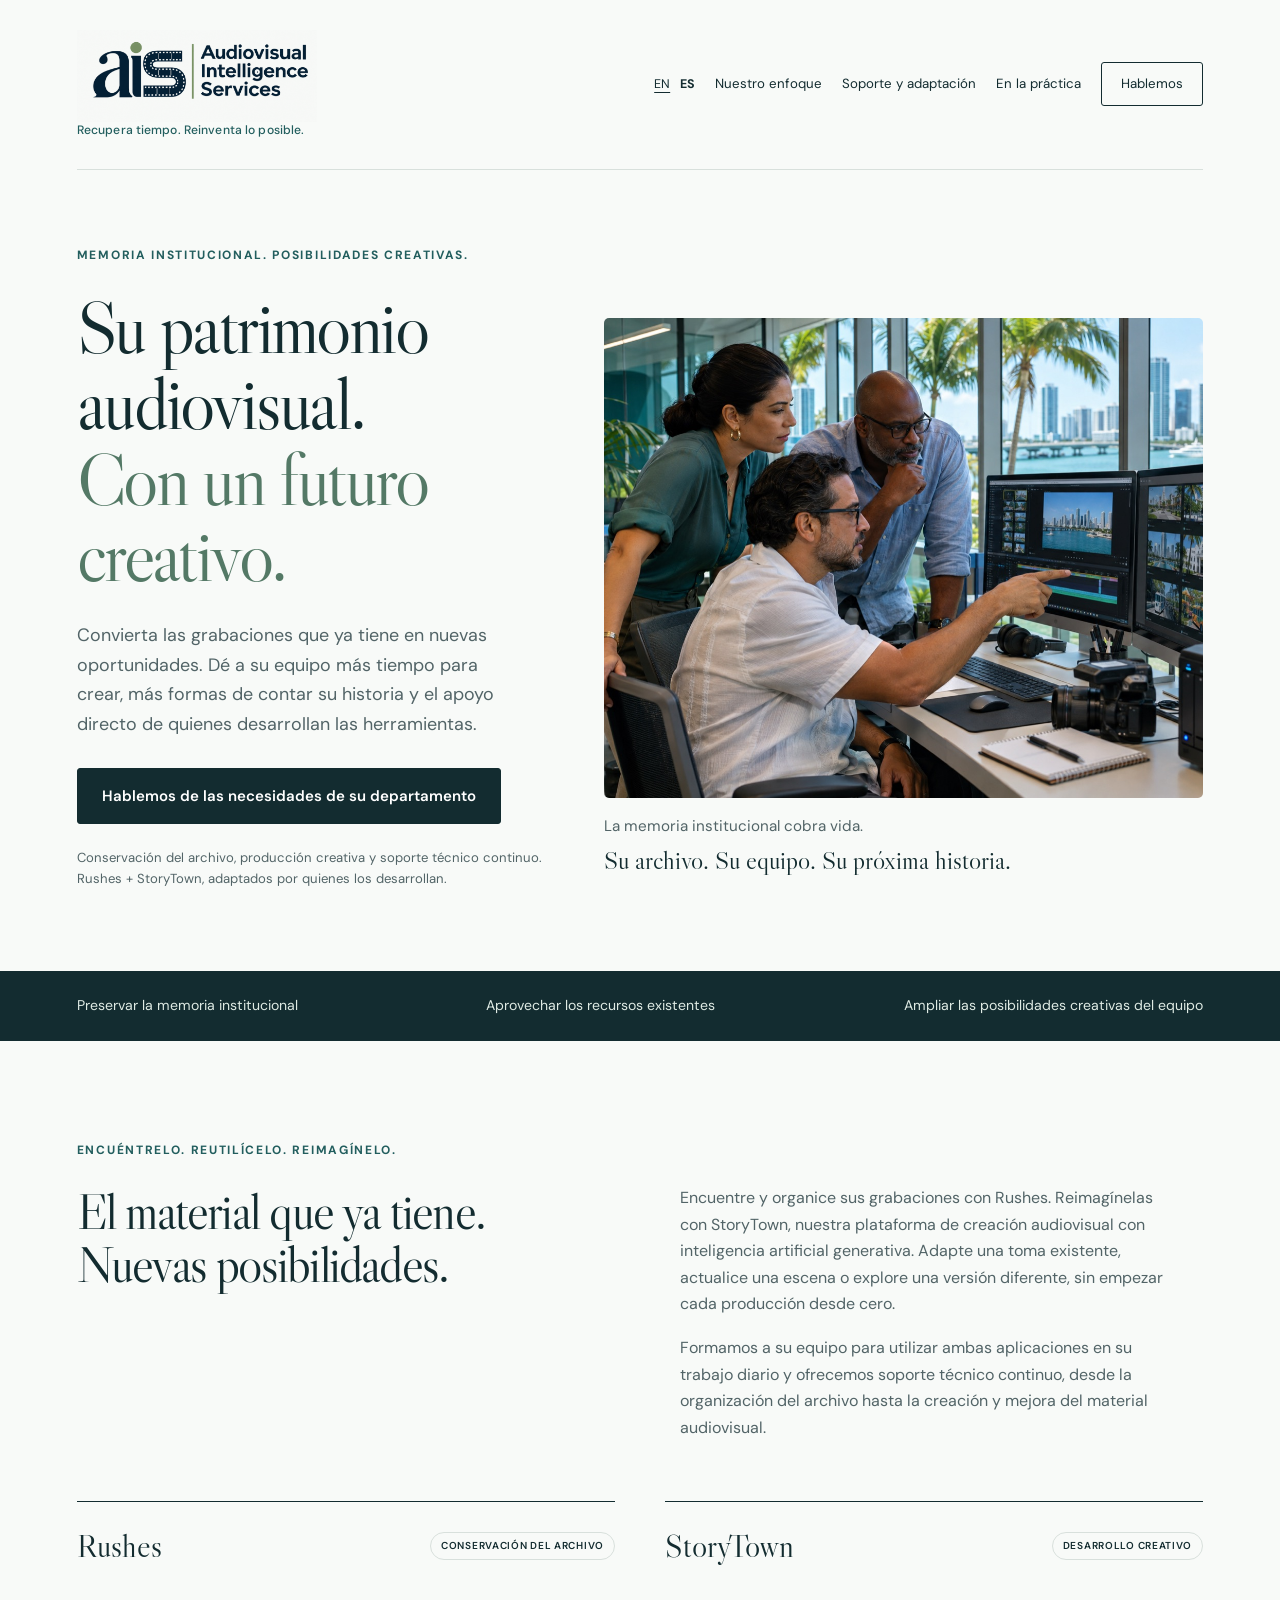
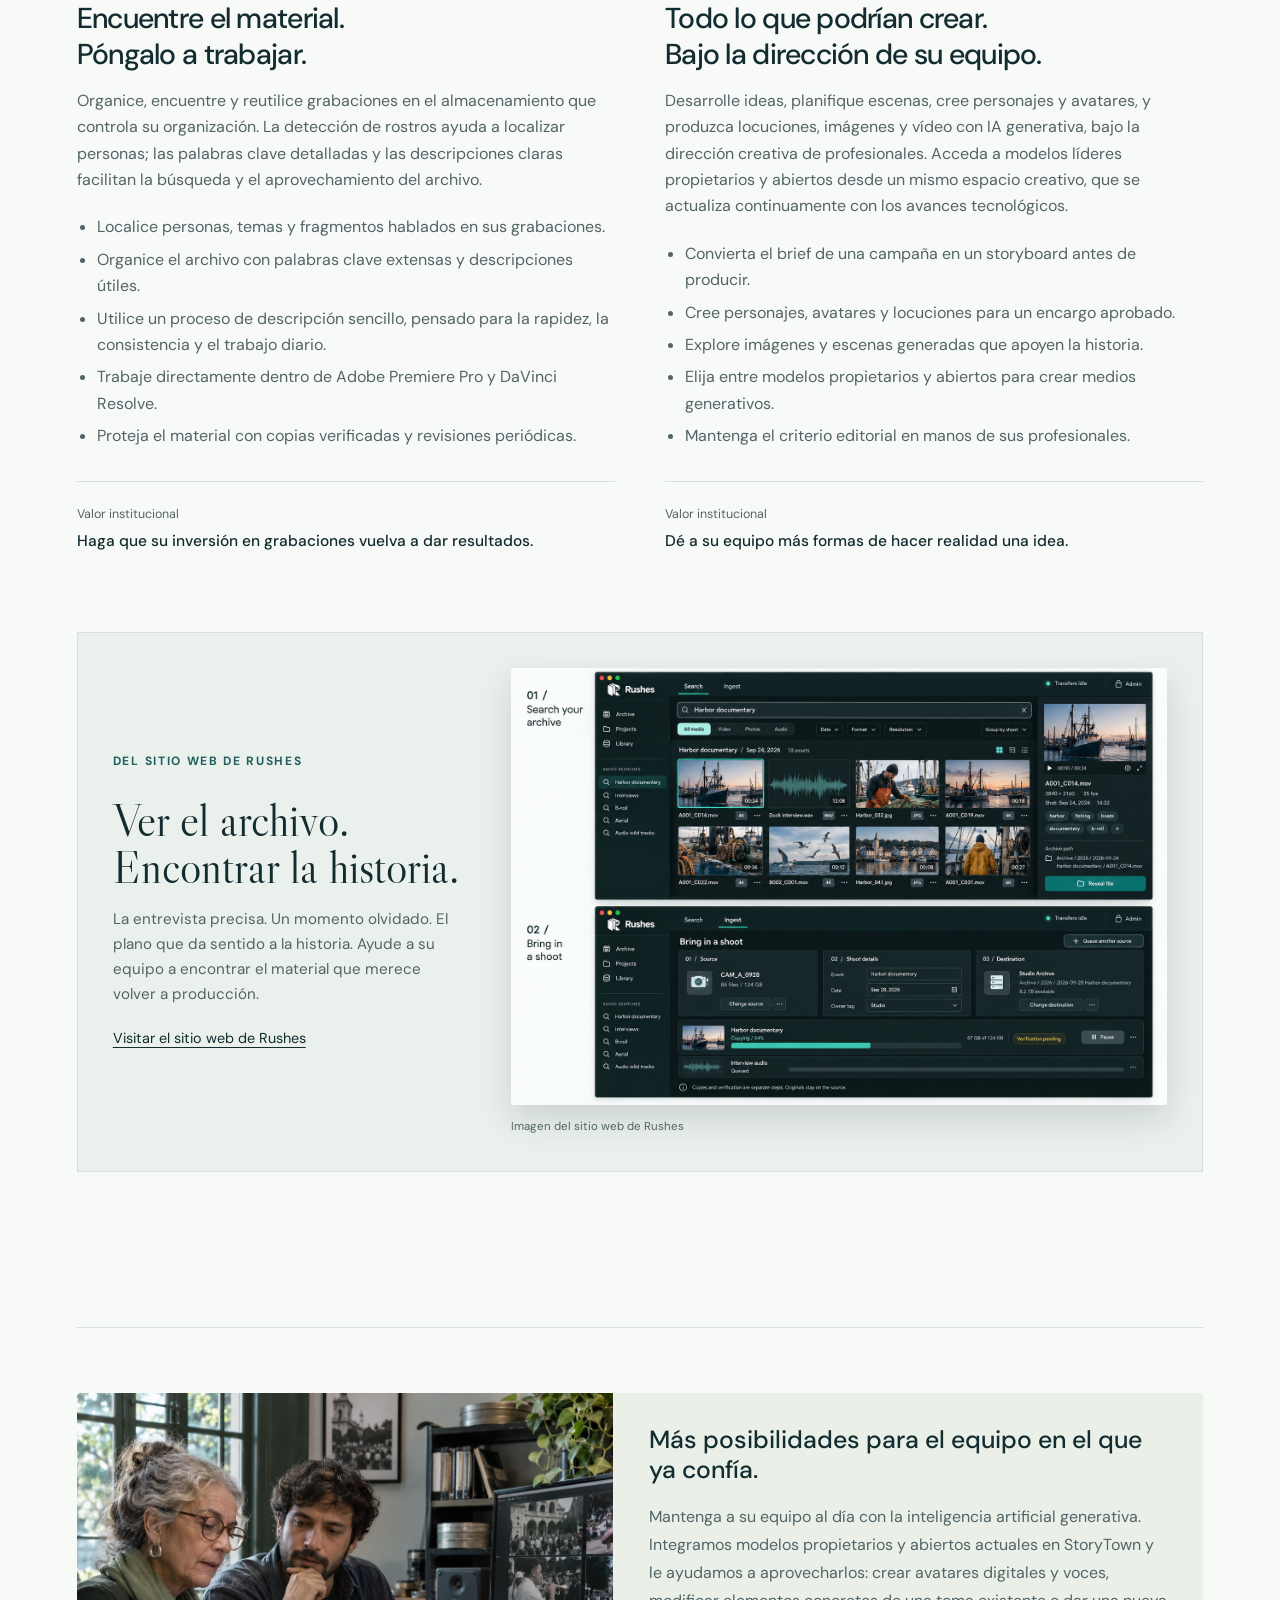
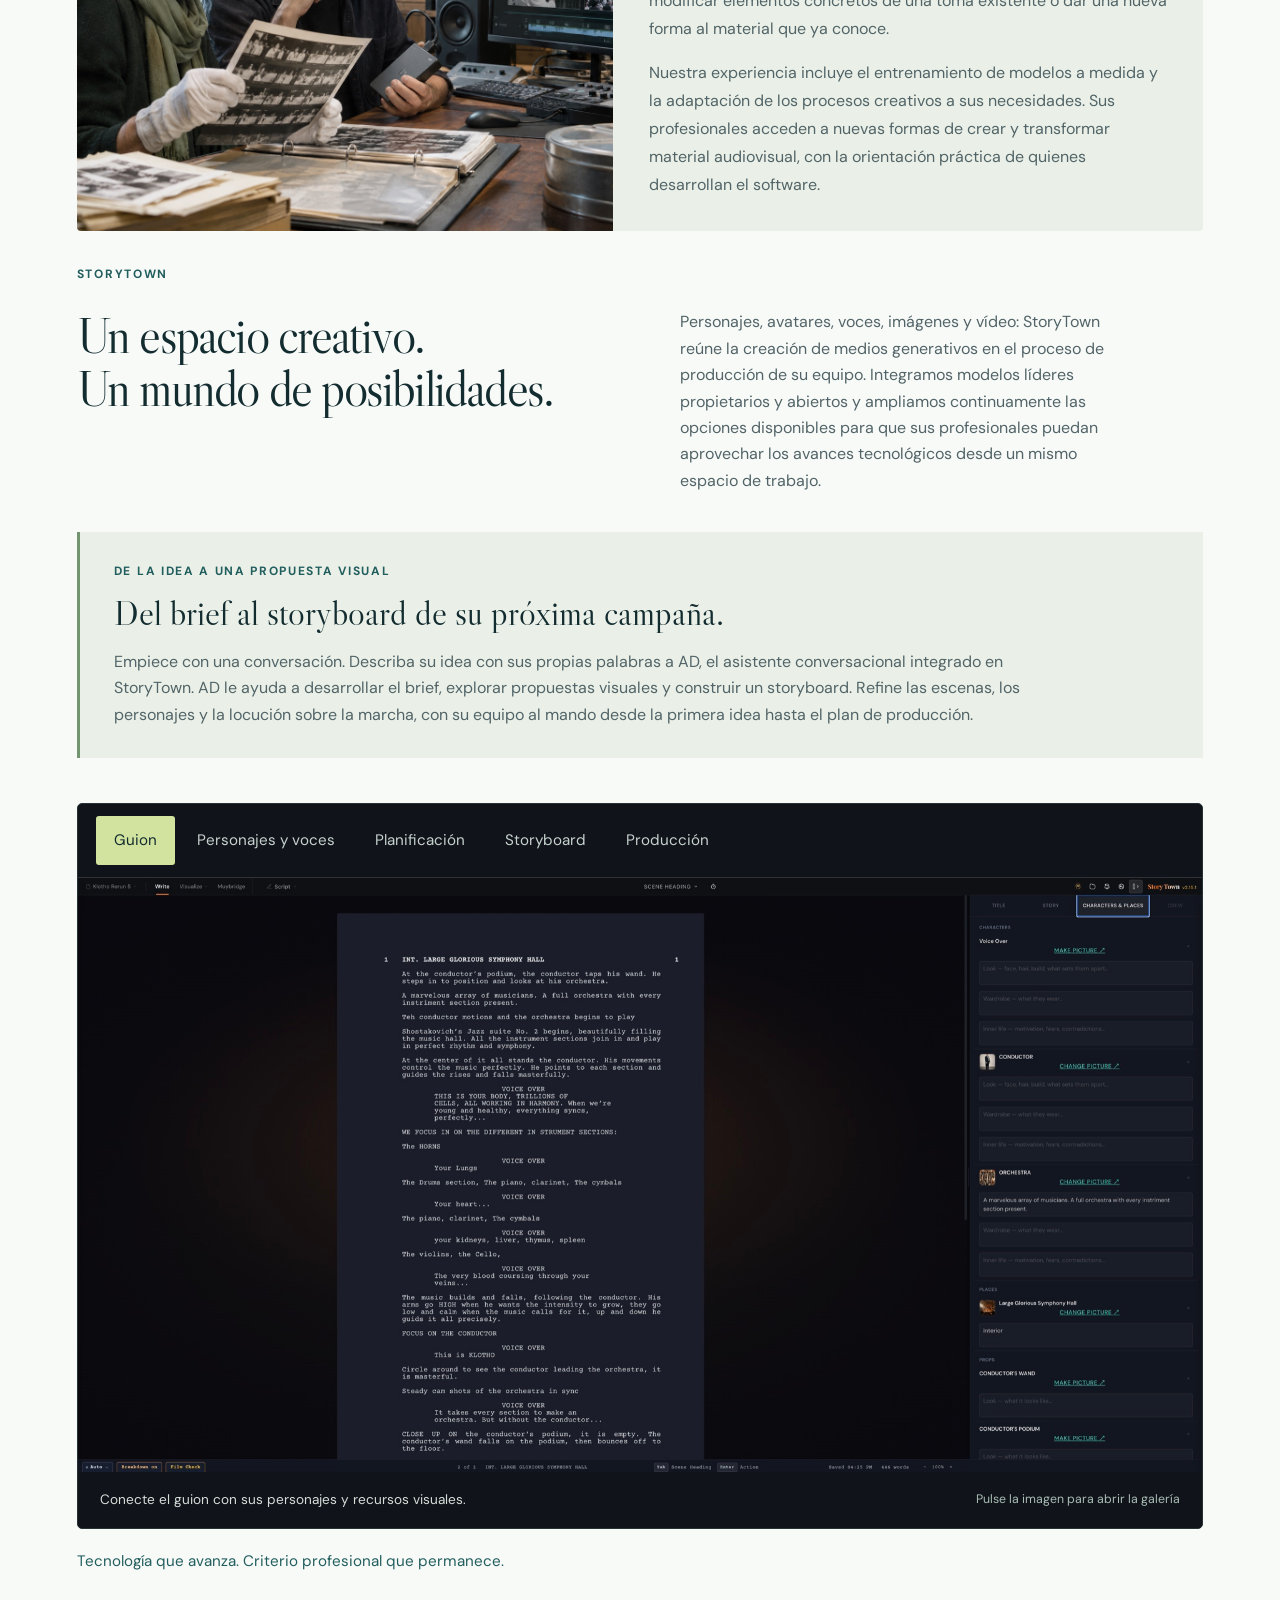
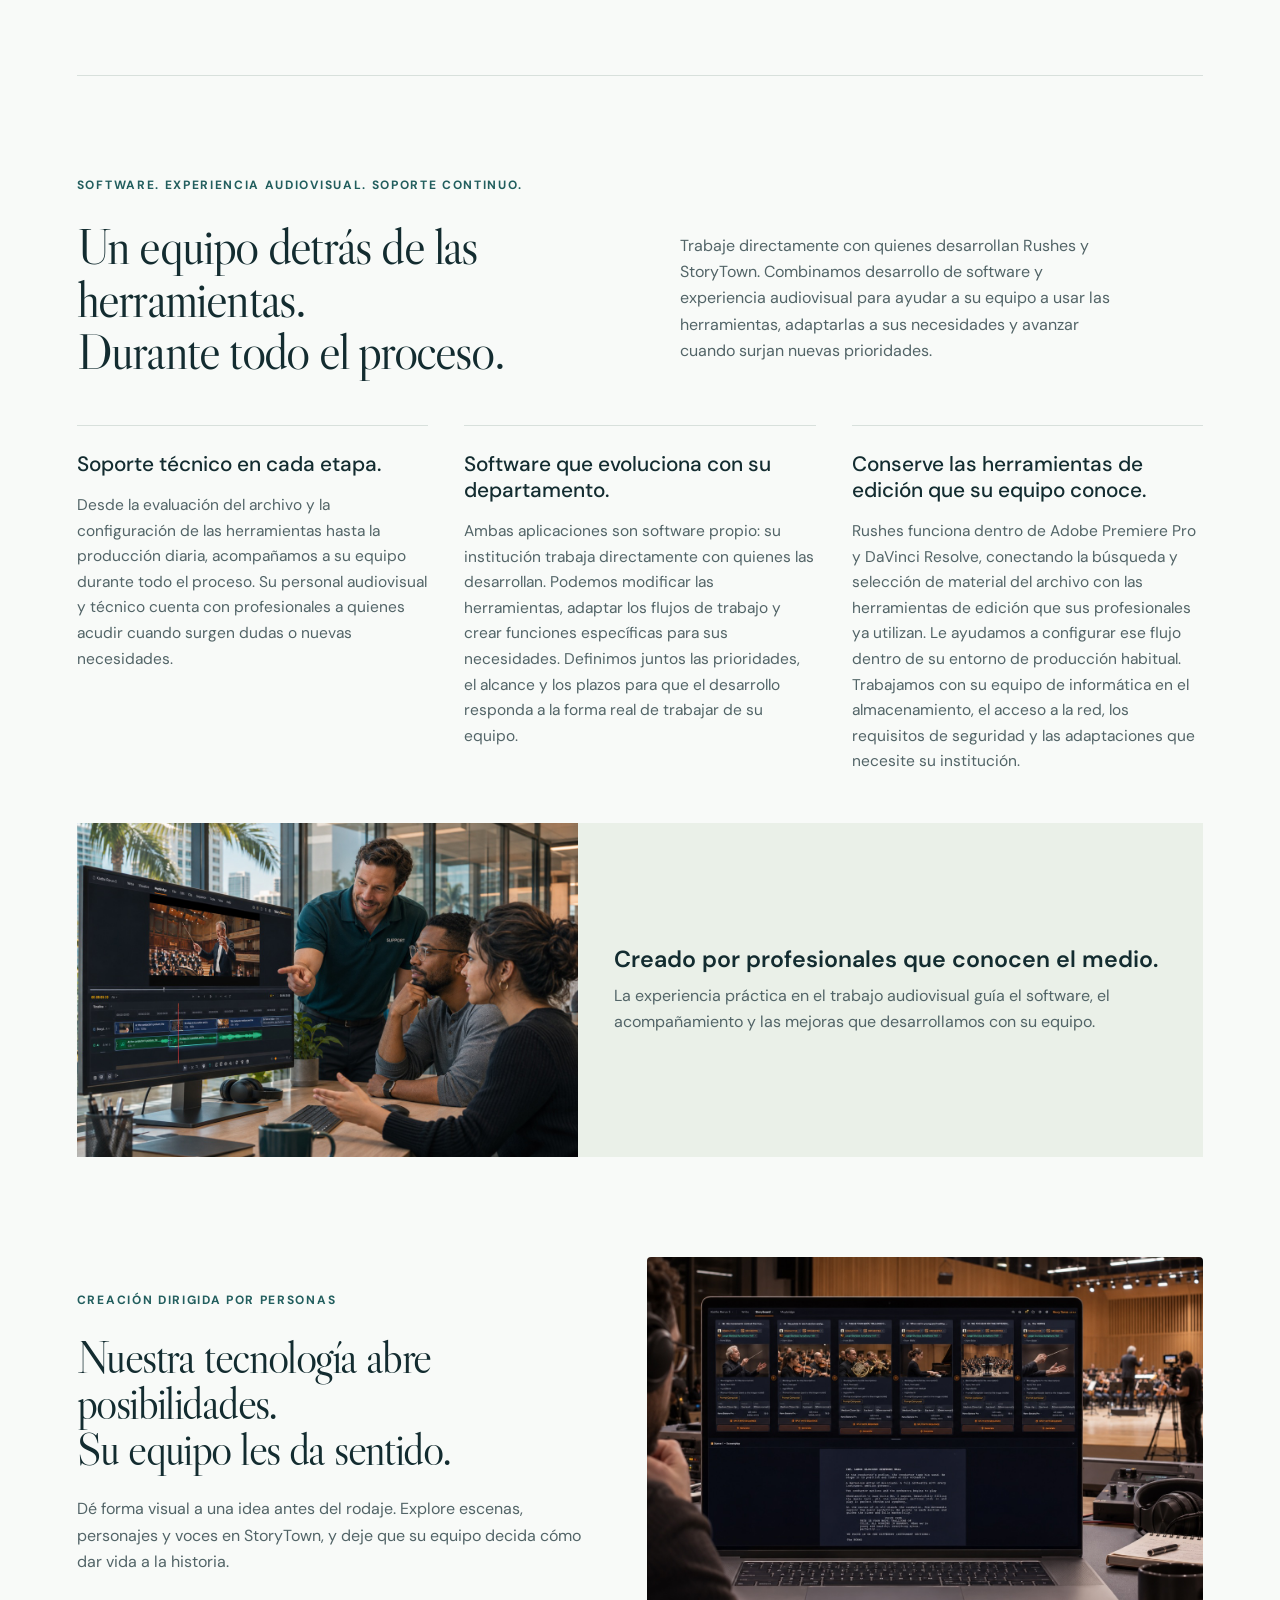
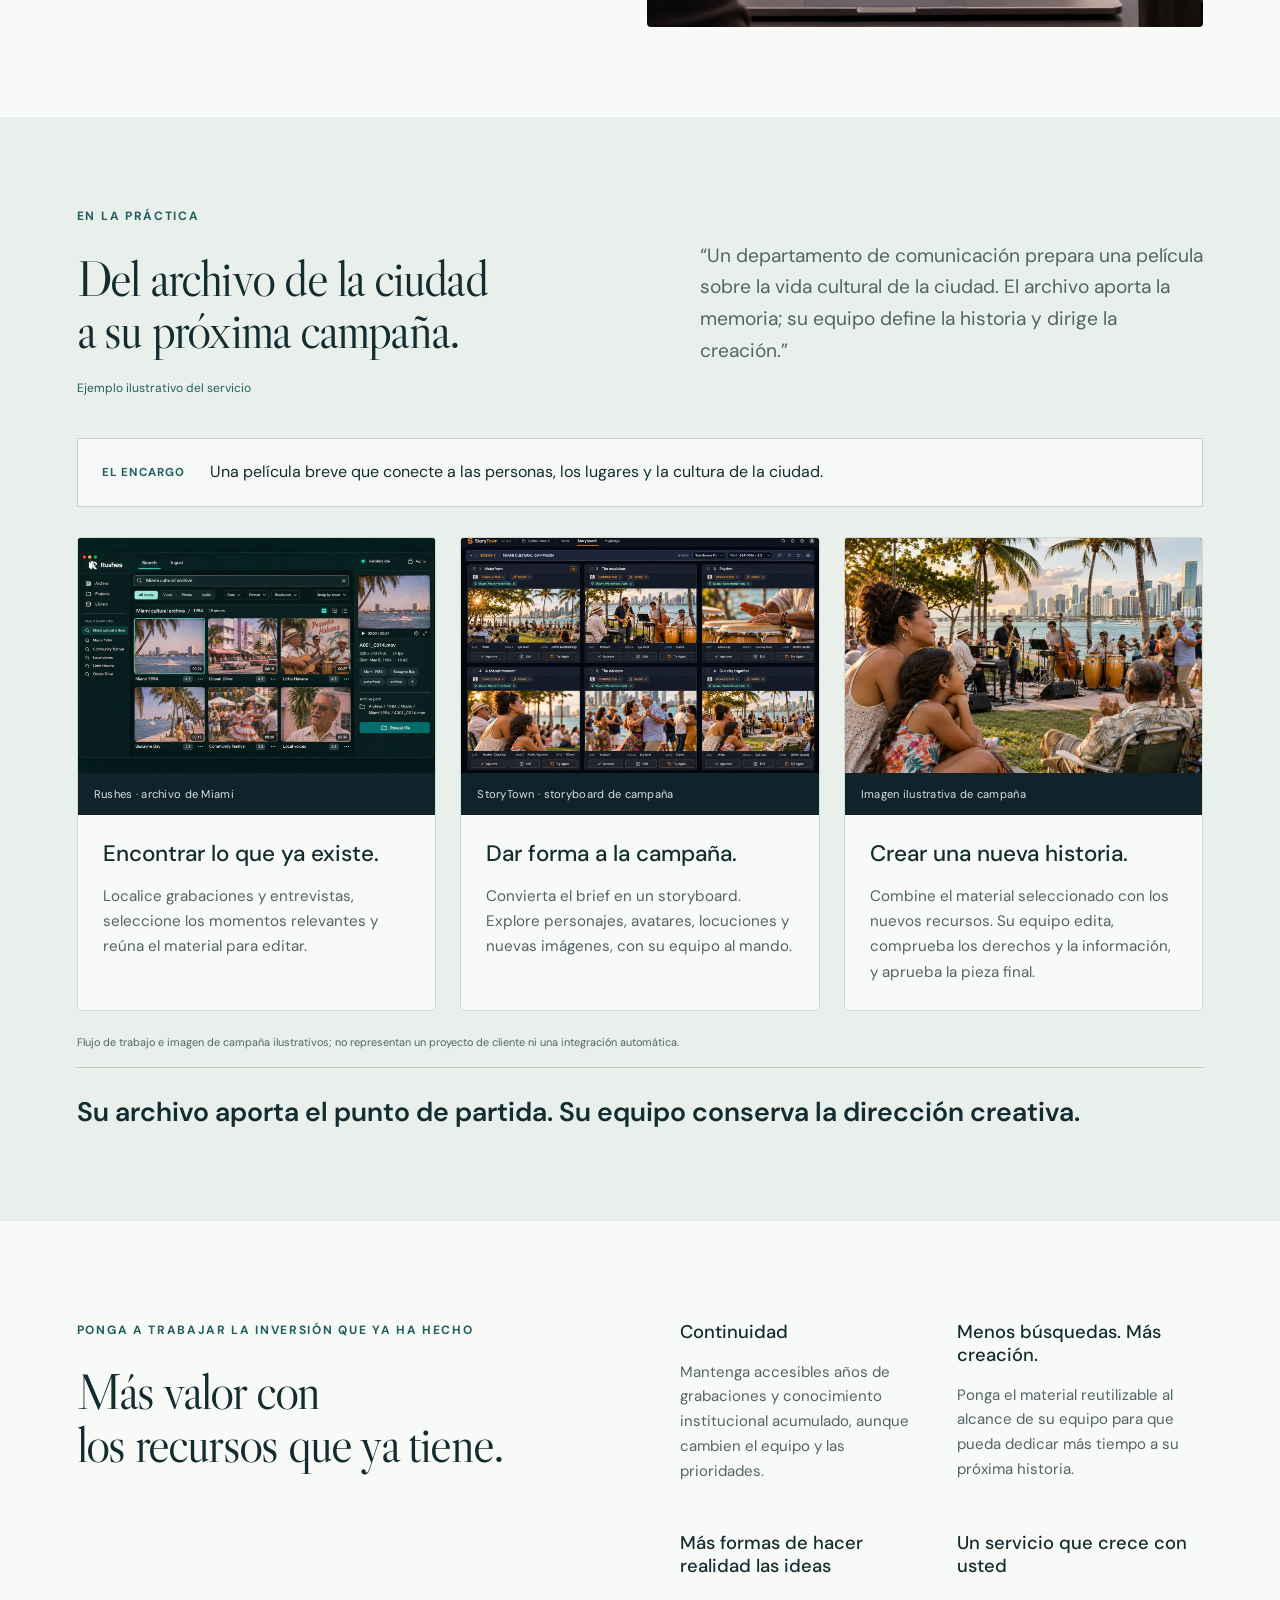
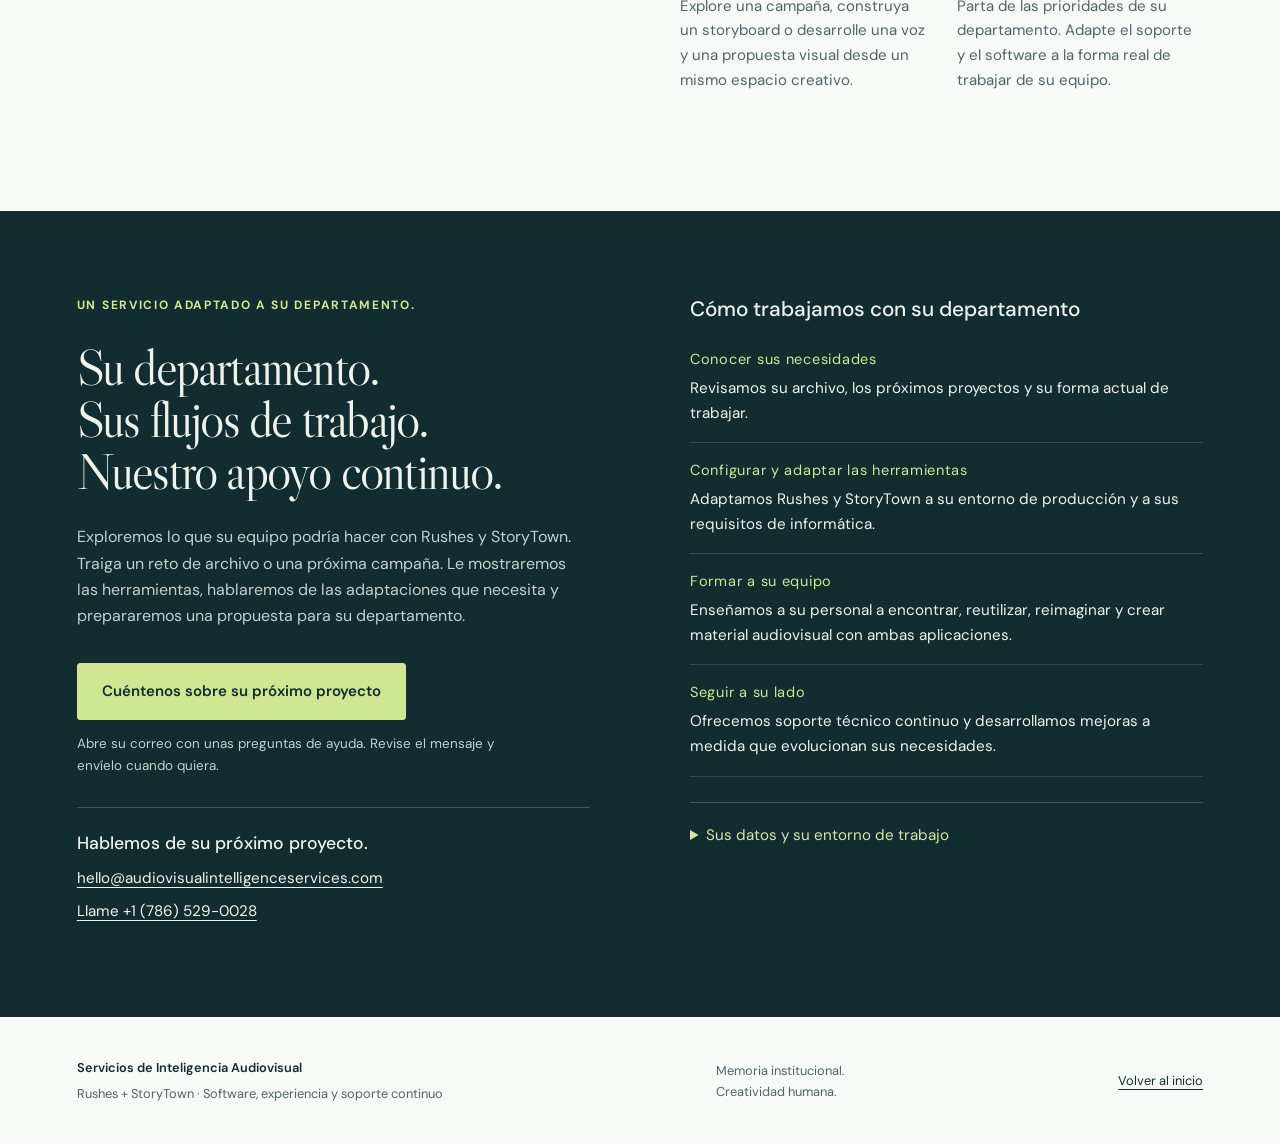
<file: pitch-site/es.html>
<!doctype html>
<html lang="es">
<head>
<meta charset="utf-8"><meta name="viewport" content="width=device-width, initial-scale=1">
<meta name="description" content="Preserve el archivo audiovisual institucional y amplíe la producción creativa con Rushes, StoryTown e IA dirigida por profesionales.">
<link rel="canonical" href="https://audiovisualintelligenceservices.com/es.html">
<meta name="theme-color" content="#132c30">
<title>Servicios de Inteligencia Audiovisual — Su archivo. Su próxima historia.</title>
<link rel="alternate" hreflang="en" href="index.html"><link rel="alternate" hreflang="es" href="es.html">
<link rel="stylesheet" href="style.css?v=compact-logo">
</head>
<body>
<a class="skip" href="#main">Ir al contenido</a>
<header class="wrap header"><a class="identity" href="#"><img class="identity-logo" src="assets/ais-selected-logo.png" width="900" height="346" alt="Audiovisual Intelligence Services"><small class="identity-tagline">Recupera tiempo. Reinventa lo posible.</small></a><nav aria-label="Navegación principal"><span class="language-switch" aria-label="Idioma"><a href="index.html" lang="en" hreflang="en">EN</a><span aria-current="page">ES</span></span><a href="#approach">Nuestro enfoque</a><a href="#support">Soporte y adaptación</a><a href="#example">En la práctica</a><a class="nav-cta" href="#pilot">Hablemos</a></nav></header>
<main id="main">
<section class="hero wrap">
<div class="hero-copy"><p class="eyebrow">MEMORIA INSTITUCIONAL. POSIBILIDADES CREATIVAS.</p><h1>Su patrimonio<br>audiovisual.<br><em>Con un futuro<br>creativo.</em></h1><p class="lead">Convierta las grabaciones que ya tiene en nuevas oportunidades. Dé a su equipo más tiempo para crear, más formas de contar su historia y el apoyo directo de quienes desarrollan las herramientas.</p><a class="button" href="#pilot">Hablemos de las necesidades de su departamento</a><p class="hero-note">Conservación del archivo, producción creativa y soporte técnico continuo.<br>Rushes + StoryTown, adaptados por quienes los desarrollan.</p></div>
<figure class="hero-image"><div class="hero-photo"><img src="assets/miami-media-team.jpg" width="1536" height="1024" alt="Un equipo audiovisual de Miami seleccionando grabaciones de un archivo digital en una oficina contemporánea frente a la bahía."></div><figcaption><span>La memoria institucional cobra vida.</span><span class="hero-caption-title">Su archivo. Su equipo. Su próxima historia.</span></figcaption></figure>
</section>
<div class="principle-strip"><div class="wrap"><span>Preservar la memoria institucional</span><span>Aprovechar los recursos existentes</span><span>Ampliar las posibilidades creativas del equipo</span></div></div>
<section class="wrap section" id="approach"><div class="section-heading"><p class="eyebrow">ENCUÉNTRELO. REUTILÍCELO. REIMAGÍNELO.</p><h2>El material que ya tiene.<br>Nuevas posibilidades.</h2><div class="section-intro"><p>Encuentre y organice sus grabaciones con Rushes. Reimagínelas con StoryTown, nuestra plataforma de creación audiovisual con inteligencia artificial generativa. Adapte una toma existente, actualice una escena o explore una versión diferente, sin empezar cada producción desde cero.</p><p>Formamos a su equipo para utilizar ambas aplicaciones en su trabajo diario y ofrecemos soporte técnico continuo, desde la organización del archivo hasta la creación y mejora del material audiovisual.</p></div></div>
<div class="offerings"><article><div class="offering-head"><span class="product">Rushes</span><span class="pill">CONSERVACIÓN DEL ARCHIVO</span></div><h3>Encuentre el material.<br>Póngalo a trabajar.</h3><p>Organice, encuentre y reutilice grabaciones en el almacenamiento que controla su organización. La detección de rostros ayuda a localizar personas; las palabras clave detalladas y las descripciones claras facilitan la búsqueda y el aprovechamiento del archivo.</p><ul><li>Localice personas, temas y fragmentos hablados en sus grabaciones.</li><li>Organice el archivo con palabras clave extensas y descripciones útiles.</li><li>Utilice un proceso de descripción sencillo, pensado para la rapidez, la consistencia y el trabajo diario.</li><li>Trabaje directamente dentro de Adobe Premiere Pro y DaVinci Resolve.</li><li>Proteja el material con copias verificadas y revisiones periódicas.</li></ul><p class="outcome">Valor institucional <strong>Haga que su inversión en grabaciones vuelva a dar resultados.</strong></p></article><article><div class="offering-head"><span class="product">StoryTown</span><span class="pill">DESARROLLO CREATIVO</span></div><h3>Todo lo que podrían crear.<br>Bajo la dirección de su equipo.</h3><p>Desarrolle ideas, planifique escenas, cree personajes y avatares, y produzca locuciones, imágenes y vídeo con IA generativa, bajo la dirección creativa de profesionales. Acceda a modelos líderes propietarios y abiertos desde un mismo espacio creativo, que se actualiza continuamente con los avances tecnológicos.</p><ul><li>Convierta el brief de una campaña en un storyboard antes de producir.</li><li>Cree personajes, avatares y locuciones para un encargo aprobado.</li><li>Explore imágenes y escenas generadas que apoyen la historia.</li><li>Elija entre modelos propietarios y abiertos para crear medios generativos.</li><li>Mantenga el criterio editorial en manos de sus profesionales.</li></ul><p class="outcome">Valor institucional <strong>Dé a su equipo más formas de hacer realidad una idea.</strong></p></article></div>
<section class="product-showcase" aria-labelledby="rushes-preview-title"><div class="showcase-copy"><p class="eyebrow">DEL SITIO WEB DE RUSHES</p><h3 id="rushes-preview-title">Ver el archivo.<br>Encontrar la historia.</h3><p>La entrevista precisa. Un momento olvidado. El plano que da sentido a la historia. Ayude a su equipo a encontrar el material que merece volver a producción.</p><a class="source-link" href="https://x0on.github.io/rushes/">Visitar el sitio web de Rushes</a></div><figure><img src="assets/rushes-interface.png" loading="lazy" width="1536" height="1024" alt="Concepto de interfaz del sitio web de Rushes con miniaturas, filtros de búsqueda y un clip seleccionado."><figcaption>Imagen del sitio web de Rushes</figcaption></figure></section>
</section>
<section class="wrap section storytown-showcase" id="storytown"><div class="human"><img class="human-team-image" src="assets/archive-team.jpg" loading="lazy" width="1400" height="933" alt="Dos profesionales audiovisuales revisando juntos material de archivo en su estudio."><div class="human-copy"><h3>Más posibilidades para el equipo en el que ya confía.</h3><p>Mantenga a su equipo al día con la inteligencia artificial generativa. Integramos modelos propietarios y abiertos actuales en StoryTown y le ayudamos a aprovecharlos: crear avatares digitales y voces, modificar elementos concretos de una toma existente o dar una nueva forma al material que ya conoce.</p><p>Nuestra experiencia incluye el entrenamiento de modelos a medida y la adaptación de los procesos creativos a sus necesidades. Sus profesionales acceden a nuevas formas de crear y transformar material audiovisual, con la orientación práctica de quienes desarrollan el software.</p></div></div><div class="section-heading"><p class="eyebrow">STORYTOWN</p><h2>Un espacio creativo.<br>Un mundo de posibilidades.</h2><p>Personajes, avatares, voces, imágenes y vídeo: StoryTown reúne la creación de medios generativos en el proceso de producción de su equipo. Integramos modelos líderes propietarios y abiertos y ampliamos continuamente las opciones disponibles para que sus profesionales puedan aprovechar los avances tecnológicos desde un mismo espacio de trabajo.</p></div><article class="campaign-storyboard"><p class="eyebrow">DE LA IDEA A UNA PROPUESTA VISUAL</p><h3>Del brief al storyboard de su próxima campaña.</h3><p>Empiece con una conversación. Describa su idea con sus propias palabras a AD, el asistente conversacional integrado en StoryTown. AD le ayuda a desarrollar el brief, explorar propuestas visuales y construir un storyboard. Refine las escenas, los personajes y la locución sobre la marcha, con su equipo al mando desde la primera idea hasta el plan de producción.</p></article><div class="st-viewer"><div role="tablist" aria-label="Espacios de StoryTown"><button role="tab" id="st-writing-tab" aria-controls="st-writing" aria-selected="true" tabindex="0">Guion</button><button role="tab" id="st-characters-tab" aria-controls="st-characters" aria-selected="false" tabindex="-1">Personajes y voces</button><button role="tab" id="st-planning-tab" aria-controls="st-planning" aria-selected="false" tabindex="-1">Planificación</button><button role="tab" id="st-storyboard-tab" aria-controls="st-storyboard" aria-selected="false" tabindex="-1">Storyboard</button><button role="tab" id="st-production-tab" aria-controls="st-production" aria-selected="false" tabindex="-1">Producción</button></div><div role="tabpanel" id="st-production" aria-labelledby="st-production-tab" hidden><div class="production-split"><a class="split-canvas" href="assets/storytown-canvas.jpg" aria-label="Crear en el lienzo"><img src="assets/storytown-canvas.jpg" loading="lazy" width="1500" height="1375" alt="Crear en el lienzo: StoryTown"><span>Crear en el lienzo</span></a><a class="split-timeline" href="assets/storytown-production.jpg" aria-label="Dar forma a la producción"><img src="assets/storytown-production.jpg" loading="lazy" width="1800" height="955" alt="Dar forma a la producción: StoryTown"><span>Dar forma a la producción</span></a></div><div class="st-caption"><span>Cree y edite imagen y sonido con IA generativa en un mismo espacio de producción.</span><span>Pulse la imagen para abrir la galería</span></div></div><div role="tabpanel" id="st-storyboard" aria-labelledby="st-storyboard-tab" hidden><a href="assets/storytown-storyboard.jpg" aria-label="Storyboard"><img src="assets/storytown-storyboard.jpg" loading="lazy" width="1800" height="953" alt="StoryTown: Parta de un brief y construya el storyboard de su próxima campaña."></a><div class="st-caption"><span>Parta de un brief y construya el storyboard de su próxima campaña.</span><span>Pulse la imagen para abrir la galería</span></div></div><div role="tabpanel" id="st-characters" aria-labelledby="st-characters-tab" hidden><a href="assets/storytown-characters.jpg" aria-label="Ampliar captura: Personajes y voces"><img src="assets/storytown-characters.jpg" loading="lazy" width="1800" height="955" alt="StoryTown: Desarrolle el reparto, las voces y los escenarios de su historia."></a><div class="st-caption"><span>Desarrolle el reparto, las voces y los escenarios de su historia.</span><span>Pulse la imagen para abrir la galería</span></div></div><div role="tabpanel" id="st-writing" aria-labelledby="st-writing-tab"><a href="assets/storytown-writing.jpg" aria-label="Ampliar captura: Guion"><img src="assets/storytown-writing.jpg" loading="lazy" width="1800" height="955" alt="StoryTown: Conecte el guion con sus personajes y recursos visuales."></a><div class="st-caption"><span>Conecte el guion con sus personajes y recursos visuales.</span><span>Pulse la imagen para abrir la galería</span></div></div><div role="tabpanel" id="st-planning" aria-labelledby="st-planning-tab" hidden><a href="assets/storytown-planning.jpg" aria-label="Ampliar captura: Planificación"><img src="assets/storytown-planning.jpg" loading="lazy" width="1800" height="955" alt="StoryTown: Planifique los planos y la puesta en escena antes de producir."></a><div class="st-caption"><span>Planifique los planos y la puesta en escena antes de producir.</span><span>Pulse la imagen para abrir la galería</span></div></div></div><p class="st-note">Tecnología que avanza. Criterio profesional que permanece.</p></section>
<section class="wrap section service" id="support"><div class="section-heading"><p class="eyebrow">SOFTWARE. EXPERIENCIA AUDIOVISUAL. SOPORTE CONTINUO.</p><h2>Un equipo detrás de las herramientas.<br>Durante todo el proceso.</h2><p>Trabaje directamente con quienes desarrollan Rushes y StoryTown. Combinamos desarrollo de software y experiencia audiovisual para ayudar a su equipo a usar las herramientas, adaptarlas a sus necesidades y avanzar cuando surjan nuevas prioridades.</p></div><div class="service-grid"><article><h3>Soporte técnico en cada etapa.</h3><p>Desde la evaluación del archivo y la configuración de las herramientas hasta la producción diaria, acompañamos a su equipo durante todo el proceso. Su personal audiovisual y técnico cuenta con profesionales a quienes acudir cuando surgen dudas o nuevas necesidades.</p></article><article><h3>Software que evoluciona con su departamento.</h3><p>Ambas aplicaciones son software propio: su institución trabaja directamente con quienes las desarrollan. Podemos modificar las herramientas, adaptar los flujos de trabajo y crear funciones específicas para sus necesidades. Definimos juntos las prioridades, el alcance y los plazos para que el desarrollo responda a la forma real de trabajar de su equipo.</p></article><article><h3>Conserve las herramientas de edición que su equipo conoce.</h3><p>Rushes funciona dentro de Adobe Premiere Pro y DaVinci Resolve, conectando la búsqueda y selección de material del archivo con las herramientas de edición que sus profesionales ya utilizan. Le ayudamos a configurar ese flujo dentro de su entorno de producción habitual. Trabajamos con su equipo de informática en el almacenamiento, el acceso a la red, los requisitos de seguridad y las adaptaciones que necesite su institución.</p></article></div><div class="service-signature support-scene"><img src="assets/storytown-support-team.jpg" alt="Dos profesionales audiovisuales trabajan en StoryTown con un especialista de soporte técnico." loading="lazy" width="1200" height="800"><div><strong>Creado por profesionales que conocen el medio.</strong><p>La experiencia práctica en el trabajo audiovisual guía el software, el acompañamiento y las mejoras que desarrollamos con su equipo.</p></div></div></section>
<section class="creative-banner wrap"><div><p class="eyebrow">CREACIÓN DIRIGIDA POR PERSONAS</p><h2>Nuestra tecnología abre posibilidades.<br>Su equipo les da sentido.</h2><p>Dé forma visual a una idea antes del rodaje. Explore escenas, personajes y voces en StoryTown, y deje que su equipo decida cómo dar vida a la historia.</p></div><figure><img src="assets/storytown-symphony-workflow.jpg" loading="lazy" width="1400" height="933" alt="La estructura de storyboard de StoryTown con imágenes de orquesta en un portátil y un operador filmando el mismo ensayo al fondo."></figure></section><section class="case-section" id="example"><div class="wrap"><div class="visual-case-heading"><div><p class="eyebrow">EN LA PRÁCTICA</p><h2>Del archivo de la ciudad<br>a su próxima campaña.</h2><p class="case-label">Ejemplo ilustrativo del servicio</p></div><p class="case-scenario">“Un departamento de comunicación prepara una película sobre la vida cultural de la ciudad. El archivo aporta la memoria; su equipo define la historia y dirige la creación.”</p></div><div class="case-brief"><span>El encargo</span><p>Una película breve que conecte a las personas, los lugares y la cultura de la ciudad.</p></div><div class="case-story-grid"><article class="case-card"><figure><img src="assets/miami-archive-workspace.jpg" loading="lazy" width="1400" height="900" alt="Rushes · archivo de Miami"><figcaption>Rushes · archivo de Miami</figcaption></figure><div><h3>Encontrar lo que ya existe.</h3><p>Localice grabaciones y entrevistas, seleccione los momentos relevantes y reúna el material para editar.</p></div></article><article class="case-card"><figure><img src="assets/miami-campaign-storyboard.jpg" loading="lazy" width="1400" height="900" alt="StoryTown · storyboard de campaña"><figcaption>StoryTown · storyboard de campaña</figcaption></figure><div><h3>Dar forma a la campaña.</h3><p>Convierta el brief en un storyboard. Explore personajes, avatares, locuciones y nuevas imágenes, con su equipo al mando.</p></div></article><article class="case-card"><figure><img src="assets/miami-campaign.jpg" loading="lazy" width="1400" height="900" alt="Imagen ilustrativa de campaña"><figcaption>Imagen ilustrativa de campaña</figcaption></figure><div><h3>Crear una nueva historia.</h3><p>Combine el material seleccionado con los nuevos recursos. Su equipo edita, comprueba los derechos y la información, y aprueba la pieza final.</p></div></article></div><div class="case-takeaway"><p class="case-disclaimer">Flujo de trabajo e imagen de campaña ilustrativos; no representan un proyecto de cliente ni una integración automática.</p><div class="case-sales-line"><strong>Su archivo aporta el punto de partida. Su equipo conserva la dirección creativa.</strong></div></div></div></section>
<section class="wrap section value"><div><p class="eyebrow">PONGA A TRABAJAR LA INVERSIÓN QUE YA HA HECHO</p><h2>Más valor con<br>los recursos que ya tiene.</h2></div><div class="benefits"><article><h3>Continuidad</h3><p>Mantenga accesibles años de grabaciones y conocimiento institucional acumulado, aunque cambien el equipo y las prioridades.</p></article><article><h3>Menos búsquedas. Más creación.</h3><p>Ponga el material reutilizable al alcance de su equipo para que pueda dedicar más tiempo a su próxima historia.</p></article><article><h3>Más formas de hacer realidad las ideas</h3><p>Explore una campaña, construya un storyboard o desarrolle una voz y una propuesta visual desde un mismo espacio creativo.</p></article><article><h3>Un servicio que crece con usted</h3><p>Parta de las prioridades de su departamento. Adapte el soporte y el software a la forma real de trabajar de su equipo.</p></article></div></section>
<section class="pilot-section" id="pilot"><div class="wrap pilot"><div><p class="eyebrow">UN SERVICIO ADAPTADO A SU DEPARTAMENTO.</p><h2>Su departamento.<br>Sus flujos de trabajo.<br>Nuestro apoyo continuo.</h2><p>Exploremos lo que su equipo podría hacer con Rushes y StoryTown. Traiga un reto de archivo o una próxima campaña. Le mostraremos las herramientas, hablaremos de las adaptaciones que necesita y prepararemos una propuesta para su departamento.</p><a class="button light email-cta" href="mailto:hello@audiovisualintelligenceservices.com?subject=Hablemos%20de%20nuestro%20pr%C3%B3ximo%20proyecto%20audiovisual&amp;body=Hola%2C%20equipo%20de%20AIS%3A%0A%0ANos%20gustar%C3%ADa%20explorar%20c%C3%B3mo%20Rushes%20y%20StoryTown%20pueden%20apoyar%20a%20nuestro%20departamento.%0A%0A%C2%BFQu%C3%A9%20nos%20gustar%C3%ADa%20encontrar%2C%20actualizar%20o%20crear%3F%0A%0A%0A%C2%BFQu%C3%A9%20grabaciones%20o%20recursos%20tenemos%20ya%3F%0A%0A%0A%C2%BFEn%20qu%C3%A9%20le%20vendr%C3%ADa%20bien%20ayuda%20a%20nuestro%20equipo%3F%0A%0A%0ANombre%20%2F%20Departamento%3A%0A%0A%C2%A1Gracias%21">Cuéntenos sobre su próximo proyecto</a><p class="email-hint">Abre su correo con unas preguntas de ayuda. Revise el mensaje y envíelo cuando quiera.</p><div class="contact-details"><h3>Hablemos de su próximo proyecto.</h3><a href="mailto:hello@audiovisualintelligenceservices.com">hello@audiovisualintelligenceservices.com</a><a href="tel:+17865290028">Llame +1 (786) 529-0028</a></div></div><div class="pilot-detail"><h3>Cómo trabajamos con su departamento</h3><dl><dt>Conocer sus necesidades</dt><dd>Revisamos su archivo, los próximos proyectos y su forma actual de trabajar.</dd><dt>Configurar y adaptar las herramientas</dt><dd>Adaptamos Rushes y StoryTown a su entorno de producción y a sus requisitos de informática.</dd><dt>Formar a su equipo</dt><dd>Enseñamos a su personal a encontrar, reutilizar, reimaginar y crear material audiovisual con ambas aplicaciones.</dd><dt>Seguir a su lado</dt><dd>Ofrecemos soporte técnico continuo y desarrollamos mejoras a medida que evolucionan sus necesidades.</dd></dl><details class="data-details"><summary>Sus datos y su entorno de trabajo</summary><p>Antes de la configuración, acordamos con su equipo de informática el almacenamiento, los accesos, la compatibilidad y cualquier procesamiento externo de IA. Su institución decide qué material se utiliza y qué servicios se autorizan.</p></details></div></div>
</section>
</main>
<footer class="wrap footer"><div><strong>Servicios de Inteligencia Audiovisual</strong><span>Rushes + StoryTown · Software, experiencia y soporte continuo</span></div><p>Memoria institucional.<br>Creatividad humana.</p><a href="#main">Volver al inicio</a></footer>
<script src="script.js?v=email-cta" defer></script>
<dialog class="image-gallery" id="image-gallery" aria-label="Galería de StoryTown"><div class="gallery-top"><p id="gallery-title"></p><button class="gallery-close" aria-label="Cerrar galería" autofocus>×</button></div><div class="gallery-stage"><button class="gallery-prev" aria-label="Imagen anterior">‹</button><img id="gallery-image" alt=""><button class="gallery-next" aria-label="Imagen siguiente">›</button></div><div class="gallery-bottom"><p id="gallery-count" aria-live="polite"></p><p>Use las flechas para recorrer las imágenes · Esc para cerrar</p></div></dialog>
</body></html>
</file>
<file: docs/style.css>
:root{--ocean:#007f78;--mint:#ddf4ef;--paper:#f7faf9;--ink:#132b2a;--surface:#1e3937}*{box-sizing:border-box}html{scroll-behavior:smooth;scroll-padding-top:30px}body{margin:0;background:var(--paper);color:var(--ink);font-family:Inter,-apple-system,BlinkMacSystemFont,"Segoe UI",sans-serif;font-size:17px;line-height:1.6}a{color:inherit;text-decoration:none}a:focus-visible{outline:3px solid var(--ocean);outline-offset:6px}img{max-width:100%;display:block}.wrap{width:min(1200px,calc(100% - 96px));margin:auto}.nav{height:108px;display:flex;align-items:center;justify-content:space-between;border-bottom:1px solid #cbdad6}.brand{display:flex;align-items:center;gap:11px;font-weight:760;font-size:29px;letter-spacing:-1.2px}.nav nav{display:flex;gap:34px;align-items:center;font-size:15px;font-weight:550}.nav-github{border:1px solid #b6c9c3;padding:8px 18px;border-radius:6px}.hero{padding-top:70px;padding-bottom:26px}.eyebrow{font-size:12px;letter-spacing:1.7px;font-weight:700;display:flex;align-items:center;gap:12px}.line{width:30px;height:2px;background:var(--ocean)}h1,h2,h3,p{margin-top:0}h1{font-size:clamp(49px,6.25vw,88px);line-height:1.04;letter-spacing:-4px;font-weight:650;margin:28px 0 34px}h1 span{color:var(--ocean)}.hero-bottom{display:flex;justify-content:space-between;gap:50px;align-items:center}.hero-bottom p{max-width:590px;font-size:20px;line-height:1.65;margin-bottom:0;color:#415d58}.hero-actions{display:flex;flex-direction:column;gap:12px;align-items:flex-start}.button{display:inline-flex;align-items:center;gap:35px;background:var(--ocean);color:white;padding:15px 24px;border-radius:6px;font-size:16px;font-weight:650;transition:background .15s}.button:hover{background:#00665f}.small{font-size:13px;line-height:1.6}.hero-actions .small{font-size:12px}.media-line{margin-top:65px;border-top:1px solid #cbdad6;padding-top:19px;display:flex;justify-content:space-between;font-size:11px;letter-spacing:1.4px;font-weight:650}.preview-section{background:var(--ink);color:var(--paper);padding:54px 0 34px}.preview-heading{display:flex;justify-content:space-between;align-items:center;margin-bottom:30px}.preview-heading h2{font-size:35px;line-height:1.2;letter-spacing:-1px;margin:0}.preview-heading p{color:#c4d9d4;font-size:17px;margin:0}figure{margin:0}figure img{width:100%;border-radius:8px}figcaption{display:flex;justify-content:space-between;font-size:12px;color:#c4d9d4;margin-top:17px;gap:12px}.section{padding-top:100px;padding-bottom:100px}.section-intro h2,.storage h2{font-size:clamp(36px,4vw,52px);line-height:1.12;letter-spacing:-1.8px;margin:20px 0}.section-intro>p{color:#4a635e}.workflow{display:grid;grid-template-columns:1fr 1.15fr;gap:100px}.steps article{display:flex;gap:26px;padding:0 0 28px;margin-bottom:28px;border-bottom:1px solid #cbdad6}.steps article:last-child{margin-bottom:0}.number{font-size:14px;color:var(--ocean);padding-top:5px;font-weight:700}.steps h3,.principles h3{font-size:23px;line-height:1.3;letter-spacing:-.4px;margin-bottom:12px}.steps p,.trees p,.principles p{color:#4a635e;margin-bottom:17px;font-size:16px}.tag{font-size:10px;font-weight:700;letter-spacing:1.5px;color:var(--ocean)}.structure{background:var(--mint)}.trees{display:grid;grid-template-columns:repeat(3,1fr);gap:45px;margin-top:50px}.trees article{border-top:1px solid #a4c9bf;padding-top:22px}.folder{font-size:13px;letter-spacing:1px;color:var(--ocean)}.trees h3{font-size:30px;font-weight:600;letter-spacing:-.7px;margin:16px 0 12px}.path{font-family:ui-monospace,monospace;font-size:12px;border-top:1px solid #b5d5cd;padding-top:15px}.storage{display:grid;grid-template-columns:1fr 1fr;gap:120px}.storage>div>p{max-width:440px;color:#4a635e}.platforms{display:flex;flex-wrap:wrap;gap:9px;margin:28px 0 10px}.platforms span{border:1px solid #bdd1ca;border-radius:5px;padding:6px 12px;font-size:14px}.principles{padding-top:15px}.principles article{padding:0 0 20px;margin-bottom:25px;border-bottom:1px solid #cbdad6}.closing{padding:80px 0;background:var(--surface);color:var(--paper)}.closing .eyebrow{color:#b1e3d7}.closing h2{font-size:clamp(43px,5vw,64px);line-height:1.08;letter-spacing:-2px;margin:24px 0}.closing p{max-width:590px;color:#c4d9d4;margin-bottom:28px}.closing .button{background:var(--mint);color:var(--ink)}.closing .button:hover{background:#c3e8df}.closing .small{margin-top:18px;margin-bottom:0}footer{display:flex;align-items:center;justify-content:space-between;padding-top:32px;padding-bottom:32px;font-size:14px}footer .brand{font-size:23px}footer p{margin:0;color:#4a635e}.skip{position:absolute;top:-100px;left:15px;background:white;padding:12px;z-index:10}.skip:focus{top:10px}@media(max-width:800px){.wrap{width:calc(100% - 40px)}.nav{height:84px}.nav nav{gap:18px;font-size:13px}.nav-github{padding:6px 10px}.hero{padding-top:45px}h1{letter-spacing:-2.3px}.hero-bottom{display:block}.hero-bottom p{font-size:18px}.hero-actions{margin-top:25px}.media-line{margin-top:40px;font-size:9px;gap:20px}.preview-heading{display:block}.preview-heading p{margin-top:20px}.preview-heading h2{font-size:30px}.section{padding-top:62px;padding-bottom:62px}.workflow,.storage{grid-template-columns:1fr;gap:35px}.trees{grid-template-columns:1fr;gap:30px;margin-top:30px}.trees p{max-width:550px}figcaption{font-size:10px}.closing{padding:60px 0}footer{flex-wrap:wrap;gap:16px}footer p{order:3;width:100%}.eyebrow{font-size:10px;letter-spacing:1px}.nav nav>a:first-child{display:none}}@media(prefers-reduced-motion:reduce){html{scroll-behavior:auto}.button{transition:none}}
/* Revised direction: cinematic dark presentation, Ocean accents. */
:root{color-scheme:dark}body{background:#080e0e;color:#f7faf9}.nav{border-color:#243331;height:92px}.nav .brand img,footer .brand img{filter:brightness(0) invert(1)}.nav-github{border-color:#3e514e}.nav nav{color:#c1ceca}.hero{text-align:center;padding-top:85px;padding-bottom:0}.hero .eyebrow{justify-content:center;color:#9dc8be;font-size:11px;letter-spacing:1.7px}h1{font-size:clamp(43px,5.2vw,76px);line-height:1.08;letter-spacing:-3.1px;margin:25px 0}h1 span{color:#8fd8c9}.hero-description{font-size:19px;line-height:1.65;color:#acbfba;max-width:790px;margin:0 auto}.hero-actions{display:flex;flex-direction:row;justify-content:center;align-items:center;gap:13px;margin-top:29px}.button{border-radius:7px;padding:12px 21px;font-size:15px}.button.secondary{background:#182421;border:1px solid #354842;color:#f7faf9}.button.secondary:hover{background:#243832}.hero-note{font-size:13px;color:#91a8a1;margin:18px 0 34px}.product{position:relative;padding-bottom:10px}.view-tabs{display:flex;justify-content:center;gap:5px;margin-bottom:18px}.view-tabs button{font:inherit;font-size:13px;font-weight:600;color:#afc5be;background:transparent;border:1px solid transparent;border-radius:6px;padding:9px 23px;cursor:pointer}.view-tabs button[aria-selected="true"]{background:#203a34;color:#ddf4ef;border-color:#3a6459}.view-tabs button:focus-visible{outline:2px solid #8fd8c9;outline-offset:3px}.product-panel{padding:9px 9px 0;border:1px solid #38534c;border-radius:12px;background:#14231f;box-shadow:0 22px 95px #007f781a}.product-panel[hidden]{display:none}.screen-crop{position:relative;overflow:hidden;aspect-ratio:1305/534;background:#132b2a;border-radius:6px}.screen-crop img{position:absolute;width:117.7%;max-width:none;height:auto;left:-15.02%;top:-1.68%}.ingest-screen{aspect-ratio:1305/448}.ingest-screen img{top:-124.8%}.screen-caption{padding:17px 12px;display:flex;justify-content:space-between;gap:18px;align-items:center}.screen-caption strong{font-size:14px;font-weight:500;color:#d1e6dd}.screen-caption span{font-size:11px;color:#9bb2a9}.audience{display:flex;align-items:center;justify-content:space-between;gap:25px;padding:45px 0;color:#9ab0a8;border-bottom:1px solid #283a33}.audience>span{font-size:10px;letter-spacing:1.7px}.audience strong{font-size:15px;font-weight:500}.workflow{gap:85px;padding-top:100px}.section-intro .eyebrow,.storage .eyebrow{color:#89cabb}.section-intro>p,.steps p,.trees p,.principles p,.storage>div>p{color:#a6bcb3}.steps article{border-color:#283a33}.number,.tag,.folder{color:#8fd8c9}.structure{background:#101d19;border-block:1px solid #243b31}.trees article{border-color:#365045}.path{border-color:#2d443a;color:#9dc7b6}.platforms span{border-color:#3a5045;color:#d9e9e0}.principles article{border-color:#2a3f34}.closing{background:#153b32;border-block:1px solid #2c5748}.closing .eyebrow{color:#96d3ba}.closing p{color:#bdd4c8}.closing .button{background:#ddf4ef;color:#132b2a}footer p{color:#95aa9e}footer>a:last-child{color:#d3e8dc}.skip{color:#132b2a}a:focus-visible{outline-color:#8fd8c9}@media(min-width:1500px){.wrap{width:min(1320px,calc(100% - 140px))}.hero{padding-top:100px}}@media(max-width:800px){.hero{padding-top:55px}h1{font-size:clamp(38px,7vw,58px);letter-spacing:-1.8px}.hero-description{font-size:17px}.desktop-break{display:none}.hero .eyebrow{font-size:9px;letter-spacing:1px}.hero-actions{flex-wrap:wrap}.hero-note{font-size:12px}.screen-caption{display:block;padding:12px 6px}.screen-caption strong,.screen-caption span{display:block;font-size:11px}.screen-caption span{margin-top:4px;font-size:10px}.audience{justify-content:center;flex-wrap:wrap;padding:30px 0;gap:15px 24px}.audience>span{width:100%;text-align:center}.audience strong{font-size:12px}.workflow{gap:30px;padding-top:62px}.product-panel{padding:5px 5px 0}.view-tabs button{font-size:12px}}
.admin-screen{background:#102321;border-radius:6px;overflow:hidden;color:#edf5f2;font-size:14px}.admin-top{display:flex;align-items:center;gap:38px;padding:17px 24px;border-bottom:1px solid #314541;background:#162c29;font-size:13px}.admin-brand{display:flex;gap:8px;align-items:center;font-size:23px;font-weight:700;margin-right:35px}.admin-brand img{width:27px;filter:brightness(0) invert(1)}.admin-active{margin-left:auto;color:#ddf4ef;border-bottom:2px solid #67c5b4;padding:4px 0}.admin-layout{display:grid;grid-template-columns:185px 1fr}.admin-side{padding:26px 14px;border-right:1px solid #314541;display:flex;flex-direction:column;gap:22px;font-size:12px;color:#bed2cb}.admin-side strong{padding:9px 10px;border-radius:4px;background:#244740;color:#d9f3e8}.admin-side>span{padding-left:10px}.admin-side small{font-size:10px;line-height:1.8;padding:20px 10px;color:#9ab6ad;margin-top:auto}.admin-main{padding:24px 26px}.admin-title{display:flex;justify-content:space-between;gap:20px;align-items:center}.admin-kicker{font-size:10px;letter-spacing:1.5px;color:#9bbeb3}.admin-title h3{font-size:25px;line-height:1.2;margin:7px 0 22px;font-weight:550;letter-spacing:-.5px}.admin-scan{font-size:11px;color:#aac2b9}.admin-stats{display:grid;grid-template-columns:repeat(3,1fr);gap:12px}.admin-stats>div{padding:15px;background:#1b332e;border:1px solid #354f45;border-radius:6px;display:flex;flex-direction:column;gap:7px}.admin-stats span,.admin-stats small{font-size:10px;color:#abc4b8}.admin-stats strong{font-size:24px;font-weight:500;line-height:1.3}.admin-stats strong small{font-size:11px;font-weight:400}.capacity{height:4px;background:#354d43;border-radius:3px;margin-top:5px}.capacity span{display:block;height:100%;width:74%;background:#79c7ac;border-radius:3px}.attention-heading{display:flex;justify-content:space-between;align-items:center;margin:21px 0 9px}.attention-heading h4{font-size:14px;margin:0;font-weight:550}.attention-heading>span{font-size:10px;color:#9dbbad}.condition{display:flex;align-items:center;gap:13px;padding:15px 0;border-bottom:1px solid #30493e}.condition-icon{font-size:21px;color:#8ed2b5;background:#203e32;min-width:32px;text-align:center;border-radius:5px}.condition-icon.warning{color:#e8c98a;background:#423c29}.condition h4{font-size:13px;font-weight:550;margin:0 0 4px}.condition p{font-size:11px;color:#abc2b5;margin:0;line-height:1.5}.mock-action{margin-left:auto;white-space:nowrap;border:1px solid #42634f;background:#254334;border-radius:4px;padding:7px 10px;font-size:10px;color:#dcf2e3}.holding-note{display:flex;gap:15px;margin-top:18px;color:#a8c4b4;font-size:10px;align-items:center}.holding-note strong{white-space:nowrap;font-weight:500;color:#d9ecdf}@media(max-width:800px){.admin-top{gap:15px;padding:12px;font-size:10px}.admin-brand{font-size:17px;margin-right:0}.admin-brand img{width:20px}.admin-layout{grid-template-columns:1fr}.admin-side{display:none}.admin-main{padding:17px 12px}.admin-title h3{font-size:22px}.admin-scan{font-size:10px}.admin-stats{gap:6px}.admin-stats>div{padding:9px}.admin-stats strong{font-size:20px}.admin-stats strong small{display:block}.condition{flex-wrap:wrap;gap:9px}.condition>div{flex:1;min-width:200px}.mock-action{margin-left:41px}.holding-note{display:block}.holding-note span{display:block;margin-top:5px}.view-tabs button{padding:9px 15px}}
/* Balance the introductory line between navigation and headline. */
.hero{padding-top:48px}.hero h1{margin-top:52px}
@media(min-width:1500px){.hero{padding-top:55px}}
@media(max-width:800px){.hero{padding-top:32px}.hero h1{margin-top:38px}}
/* Brand tagline beside the header wordmark. */
.brand-lockup{display:flex;align-items:center;gap:20px}.brand-tagline{font-size:12px;line-height:1.5;font-weight:400;letter-spacing:0;color:#afc5be;border-left:1px solid #354842;padding-left:20px}
@media(max-width:800px){.brand-lockup{gap:12px}.brand-tagline{font-size:10px;padding-left:12px}.nav nav{gap:12px}.nav nav>a[href="#storage"]{display:none}}
@media(max-width:420px){.nav .brand{font-size:23px;gap:7px}.nav .brand img{width:28px;height:32px}.brand-lockup{gap:9px}.brand-tagline{padding-left:9px;font-size:9px}.nav-github{padding:6px 8px;font-size:12px}}
.screen-manage-label{position:absolute;z-index:1;right:1%;top:4.3%;width:9%;height:5%;display:flex;align-items:center;justify-content:center;background:#152c2a;color:#edf5f2;font-size:clamp(6px,1vw,13px);line-height:1}.screen-transfer-label{position:absolute;z-index:1;right:13%;top:5%;width:14%;height:5%;display:flex;align-items:center;justify-content:center;background:#152c2a;color:#bedbd0;font-size:clamp(5px,.9vw,11px);line-height:1}.ingest-screen .screen-manage-label{top:5.5%}
</file>
<file: pitch-site/style.css>
@import url('https://fonts.googleapis.com/css2?family=DM+Sans:wght@400;500;600;700&family=Libre+Caslon+Display&display=swap');
:root{--ink:#132c30;--muted:#526467;--teal:#225e5e;--paper:#f8faf8;--line:#d8e0dc;--accent:#cfe792}*{box-sizing:border-box}html{scroll-behavior:smooth;scroll-padding-top:30px}body{margin:0;background:var(--paper);color:var(--ink);font:1rem/1.65 'DM Sans',Arial,sans-serif}.wrap{width:min(1200px,88%);margin:auto}a{color:inherit;text-decoration:none}button{font:inherit;cursor:pointer}a:focus-visible,button:focus-visible{outline:3px solid #7fa634;outline-offset:5px}.skip{position:absolute;top:-100px;background:white;padding:12px;z-index:10}.skip:focus{top:0}.header{display:flex;align-items:center;justify-content:space-between;padding:30px 0;border-bottom:1px solid var(--line)}.identity{display:flex;align-items:center;gap:15px;font-size:.92rem;line-height:1.25;font-weight:600}.identity small{display:block;font-size:.65rem;letter-spacing:.13em;margin-top:8px;color:var(--muted)}.mark{font:3.3rem/1 'Libre Caslon Display',Georgia,serif;letter-spacing:-.12em;padding-right:8px}.mark span{color:#6b8c76}nav{display:flex;gap:30px;align-items:center;font-size:.9rem}.nav-cta{border:1px solid var(--ink);padding:10px 19px;border-radius:3px}.hero{padding:76px 0 82px;display:grid;grid-template-columns:1.1fr 1fr;gap:65px;align-items:center}.eyebrow{font-size:.75rem;letter-spacing:.14em;font-weight:700;margin:0 0 25px;color:var(--teal)}h1,h2{font-family:'Libre Caslon Display',Georgia,serif;font-weight:400;letter-spacing:-.035em;line-height:1.02;margin:0}h1{font-size:clamp(3.5rem,5.8vw,5.7rem)}h1 em{font-style:normal;color:#547966}.lead{font-size:1.12rem;max-width:440px;line-height:1.65;margin:28px 0;color:var(--muted)}.button{display:inline-block;padding:15px 24px;background:var(--ink);color:#fff;border:1px solid var(--ink);border-radius:3px;font-size:.94rem;font-weight:600;transition:background .2s}.button:hover{background:var(--teal)}.hero-note{font-size:.82rem;line-height:1.6;color:var(--muted);margin:23px 0 0}.visual{background:#e7eeea;padding:25px;border:1px solid #d0dcd4;border-radius:6px;transform:rotate(1deg);box-shadow:0 22px 65px #16352b10}.visual-top,.story-heading{display:flex;justify-content:space-between;align-items:center;font-size:.63rem;letter-spacing:.12em;font-weight:600}.visual-top>span:last-child,.story-heading>span:last-child{font-size:.95rem;letter-spacing:0}.archive{display:grid;grid-template-columns:repeat(3,1fr);gap:9px;margin-top:22px}.frame{height:146px;position:relative;overflow:hidden;background:#9aac9f}.frame:after{content:'';position:absolute;inset:0;background:linear-gradient(transparent 45%,#0a202ac7)}.frame span{position:absolute;bottom:9px;left:9px;color:white;font-size:.61rem;z-index:2}.scene-a{background:linear-gradient(160deg,#b9ced0 40%,transparent 41%),repeating-linear-gradient(90deg,#8c9b89 0 14px,#c1c6b6 15px 27px)}.scene-b{background:radial-gradient(ellipse at 52% 42%,#d0b398 0 16%,transparent 17%),radial-gradient(ellipse at 50% 110%,#586b66 0 48%,transparent 49%),linear-gradient(125deg,#839b8e,#b7c8b7)}.scene-c{background:linear-gradient(165deg,transparent 44%,#819d7b 45% 67%,#536a57 68%),linear-gradient(#b2cbd0,#dce3cd)}.connection{display:flex;flex-direction:column;align-items:center;padding:16px;gap:8px;font-size:.67rem;color:#607469}.connection div{height:19px;width:1px;background:#9caf9e}.story{background:var(--ink);color:white;padding:19px;border-radius:3px}.story-art{height:210px;margin:16px 0;position:relative;overflow:hidden;background:linear-gradient(140deg,#28585a,#1b3d40)}.orb{position:absolute;width:150px;height:150px;border-radius:50%;background:linear-gradient(135deg,#d8ecad,#88b7a3);top:30px;right:33px}.horizon{position:absolute;inset:110px -50px -70px;background:#1e4546;transform:rotate(-19deg);border-top:1px solid #a6cbb655}.story-art span{position:absolute;bottom:20px;left:20px;font:1.8rem/1.1 'Libre Caslon Display',Georgia,serif}.timeline{display:flex;gap:4px;height:15px}.timeline i{background:#829f8a;flex:1}.timeline i:nth-child(2n){background:#cee39f;flex:1.5}.visual-caption{font-size:.62rem;color:#66776e;margin:18px 0 0}.principle-strip{background:var(--ink);color:#dfebe4}.principle-strip .wrap{display:flex;justify-content:space-between;gap:20px;padding:23px 0;font-size:.88rem}.section{padding:100px 0}.section-heading{display:grid;grid-template-columns:1fr 1fr;gap:0 80px}.section-heading .eyebrow{grid-column:1/-1}h2{font-size:clamp(2.6rem,4vw,4rem)}.section-heading>p:last-child{margin:0;color:var(--muted);align-self:center;max-width:440px}h3{font-weight:500;line-height:1.25;font-size:1.4rem;margin:0 0 16px}p{margin:0 0 18px}.offerings{display:grid;grid-template-columns:1fr 1fr;gap:50px;margin-top:60px}.offerings article{border-top:1px solid var(--ink);padding:24px 0}.offering-head{display:flex;align-items:center;justify-content:space-between;gap:10px;margin-bottom:34px}.product{font:2rem 'Libre Caslon Display',Georgia,serif}.pill{font-size:.63rem;font-weight:600;letter-spacing:.07em;border:1px solid var(--line);border-radius:30px;padding:5px 10px}.offerings h3{font-size:1.8rem;letter-spacing:-.025em}.offerings p,.offerings li{color:var(--muted)}ul{padding-left:20px}li{padding:3px 0}.outcome{font-size:.78rem;border-top:1px solid var(--line);padding-top:22px;margin-top:28px}.outcome strong{display:block;color:var(--ink);font-size:.97rem;font-weight:500;margin-top:5px}.human{display:flex;gap:28px;background:#eaf0e8;padding:34px;margin-top:20px}.human-symbol{font-size:3rem;color:#627e52;line-height:1.2}.human h3{font-size:1.15rem}.human p{max-width:850px;font-size:.95rem;margin:0;color:var(--muted)}.case-section{background:#e9efeb;padding:90px 0}.case{display:grid;grid-template-columns:1fr 1fr;gap:90px}.case h2{margin-bottom:22px}.case-label{font-size:.75rem;color:var(--teal)}.case>div>p:not(.eyebrow){max-width:450px}.case-steps{border-left:1px solid #bbccc0;padding-left:40px}.case-steps article{padding-bottom:18px}.case-steps article span{font-size:1.2rem;font-weight:500;display:block;margin-bottom:8px}.case-steps p{color:var(--muted);font-size:.94rem}.case-foot{font-size:.75rem!important;border-top:1px solid #cbd7cd;padding-top:20px}.value{display:grid;grid-template-columns:1fr 1fr;gap:80px}.benefits{display:grid;grid-template-columns:1fr 1fr;gap:30px}.benefits h3{font-size:1.15rem}.benefits p{font-size:.94rem;color:var(--muted)}.pilot-section{background:var(--ink);color:#eef4ec;padding:85px 0}.pilot{display:grid;grid-template-columns:1fr 1fr;gap:100px}.pilot .eyebrow{color:var(--accent)}.pilot h2{margin-bottom:27px}.pilot p{color:#c2d1cb}.light{background:var(--accent);border-color:var(--accent);color:var(--ink);margin-top:15px}.light:hover{background:#e1efc0}.pilot-detail h3{font-size:1.3rem;margin-bottom:26px}dl{margin:0}dl>dt{font-size:.75rem;letter-spacing:.05em;color:var(--accent);margin-top:16px}dd{margin:4px 0 0;padding-bottom:16px;border-bottom:1px solid #ffffff25;font-size:.95rem}.pilot-note{font-size:.77rem;margin-top:25px}.brief{padding:40px;margin-top:40px;border:1px solid #ffffff35;background:#ffffff07}.brief p,.brief li{color:#c2d1cb;font-size:.94rem}.text-button{color:var(--ink);background:var(--accent);border:0;padding:12px 18px;border-radius:3px}#download-status{margin:12px 0 0}.footer{display:flex;justify-content:space-between;align-items:center;gap:25px;padding:40px 0;font-size:.8rem}.footer strong{font-weight:600}.footer span{display:block;color:var(--muted);margin-top:5px}.footer p{margin:0;color:var(--muted)}.footer a{text-decoration:underline;text-underline-offset:4px}[hidden]{display:none!important}@media(max-width:900px){.hero{gap:30px}nav{gap:16px}.visual{padding:18px}.frame{height:110px}.section-heading,.case,.value,.pilot{gap:40px}.offerings{gap:28px}.pill{font-size:.55rem}.benefits{gap:20px}.story-art{height:190px}}@media(max-width:650px){.wrap{width:88%}.header{padding:22px 0;align-items:flex-start}.identity{font-size:.76rem}.mark{font-size:2.7rem}.identity small{font-size:.55rem}nav a:not(.nav-cta){display:none}.nav-cta{font-size:.72rem;padding:9px 10px}.hero{grid-template-columns:1fr;padding:45px 0;gap:45px}h1{font-size:3.7rem}.eyebrow{font-size:.65rem}.hero .lead{font-size:1rem}.visual{transform:none;padding:22px}.frame{height:130px}.principle-strip .wrap{display:block;padding:20px 0}.principle-strip span{display:block;padding:5px 0}.section{padding:65px 0}.section-heading,.offerings,.case,.value,.pilot{grid-template-columns:1fr;gap:30px}.section-heading>p:last-child{margin-top:24px}.offerings{margin-top:40px;gap:10px}.offering-head{margin-bottom:25px}.pill{font-size:.61rem}.human{padding:25px;gap:16px}.human-symbol{font-size:2rem}.case-section{padding:60px 0}.case-steps{padding-left:24px}.value .benefits{grid-template-columns:1fr 1fr}.pilot-section{padding:60px 0}.pilot{gap:40px}.brief{padding:25px}.footer{align-items:flex-start;flex-wrap:wrap}.footer p{display:none}h2{font-size:3rem}}@media(prefers-reduced-motion:reduce){html{scroll-behavior:auto}*{transition:none!important}}@media print{nav,.visual,.button,.text-button{display:none}.hero,.section,.case-section,.pilot-section{padding:25px 0}.hero,.section-heading,.case,.value,.pilot{display:block}.pilot-section{background:white;color:var(--ink)}.pilot p,.pilot .eyebrow{color:var(--ink)}.brief[hidden]{display:block!important}.footer{padding:15px 0}h1{font-size:3rem}h2{font-size:2rem}}

/* Editorial imagery and bilingual navigation */
.language-switch{display:flex;gap:10px;font-size:.78rem;align-items:center}.language-switch a{text-decoration:underline;text-underline-offset:4px}.language-switch [aria-current]{font-weight:700}.hero-image{margin:0;position:relative;align-self:stretch;min-height:520px;border-radius:5px;overflow:hidden;background:#254844}.hero-image>img{width:100%;height:100%;position:absolute;object-fit:cover;object-position:25% center}.hero-image:after{content:'';position:absolute;inset:45% 0 0;background:linear-gradient(transparent,#102b2de0)}.hero-image figcaption{position:absolute;top:20px;left:20px;right:20px;z-index:1;color:white;text-shadow:0 1px 7px #000;display:flex;justify-content:space-between;gap:20px;font-size:.8rem}.hero-image figcaption small{font-size:.65rem}.image-label{position:absolute;bottom:28px;left:28px;right:28px;color:white;z-index:1;font:2.1rem/1.1 'Libre Caslon Display',Georgia,serif}.product-showcase{display:grid;grid-template-columns:.7fr 1.3fr;gap:45px;align-items:center;margin:35px 0 55px;padding:35px;background:#eaf0ec;border:1px solid var(--line)}figure{margin:0}.product-showcase img{display:block;width:100%;height:auto;border-radius:3px;box-shadow:0 14px 32px #132c3025}.product-showcase figcaption,.creative-banner figcaption{font-size:.72rem;color:var(--muted);padding-top:12px}.product-showcase h3{font:2.8rem/1.05 'Libre Caslon Display',Georgia,serif}.product-showcase p:not(.eyebrow){color:var(--muted);font-size:.95rem}.source-link{text-decoration:underline;text-underline-offset:4px;font-size:.9rem}.creative-banner{display:grid;grid-template-columns:1.1fr 1fr;gap:65px;align-items:center;padding:0 0 90px}.creative-banner img{display:block;width:100%;height:auto;border-radius:4px}.creative-banner h2{font-size:clamp(2.4rem,3.5vw,3.6rem);margin-bottom:24px}.creative-banner p:last-child{color:var(--muted)}@media(max-width:900px){nav{gap:14px}.header nav>a:not(.nav-cta){display:none}.hero-image{min-height:520px}.product-showcase{gap:25px;padding:25px}.creative-banner{gap:35px}}@media(max-width:650px){nav .language-switch a{display:block!important}.header nav{gap:12px}.hero-image{min-height:450px}.hero-image figcaption{font-size:.7rem}.hero-image figcaption small{font-size:.6rem}.product-showcase,.creative-banner{grid-template-columns:1fr;gap:28px}.product-showcase{padding:22px}.creative-banner{padding-bottom:60px}.image-label{font-size:2rem}.product-showcase h3{font-size:2.5rem}}@media print{.hero-image,.creative-banner figure,.product-showcase figure{display:none}.product-showcase,.creative-banner{display:block;padding:20px 0}}

/* Show the wider archive scene rather than a tall close crop. */
.hero{grid-template-columns:1fr 1.25fr;gap:48px}.hero-image{align-self:center;min-height:0;aspect-ratio:6/5}.hero-image>img{object-position:center}.hero-image figcaption{max-width:85%}.hero-image:after{inset:65% 0 0}.image-label{font-size:1.8rem;bottom:24px;left:24px;right:24px}@media(max-width:900px){.hero{grid-template-columns:1fr 1.1fr;gap:28px}.hero-image{min-height:0;aspect-ratio:1/1}}@media(max-width:650px){.hero{grid-template-columns:1fr;gap:35px}.hero-image{min-height:0;aspect-ratio:6/5;width:100%}.image-label{font-size:1.65rem;bottom:18px;left:18px;right:18px}}

/* Service signature beneath the name. */
.identity small{font-size:.76rem;letter-spacing:.025em;font-weight:500;margin-top:9px;color:var(--teal)}@media(max-width:650px){.identity small{font-size:.62rem;letter-spacing:0;max-width:145px;line-height:1.4}}

/* Support and tailored development are core parts of the service. */
.service{border-top:1px solid var(--line)}.service-grid{display:grid;grid-template-columns:repeat(3,1fr);gap:36px;margin-top:48px}.service-grid article{border-top:1px solid var(--line);padding-top:25px}.service-grid h3{font-size:1.3rem}.service-grid p{color:var(--muted);font-size:.97rem}.service-signature{margin-top:30px;padding:25px 30px;background:#eaf0e8}.service-signature strong{font-weight:600}.service-signature p{margin:8px 0 0;color:var(--muted)}@media(min-width:901px){.header nav{gap:20px;font-size:.83rem}}@media(max-width:650px){.service-grid{grid-template-columns:1fr;gap:15px;margin-top:30px}.service-signature{padding:24px}}

.storytown-showcase{padding-top:20px}.st-viewer{margin-top:45px;background:#101319;border:1px solid #263235;border-radius:5px;overflow:hidden}.st-viewer [role=tablist]{display:flex;gap:4px;padding:12px 18px;border-bottom:1px solid #ffffff20;overflow-x:auto}.st-viewer [role=tab]{border:0;background:transparent;color:#c6d2cf;padding:12px 18px;white-space:nowrap;font-size:.95rem}.st-viewer [role=tab][aria-selected=true]{background:#d1e39e;color:#132c30;border-radius:3px}.st-viewer img{display:block;width:100%;height:auto}.st-caption{padding:17px 22px;display:flex;justify-content:space-between;gap:22px;color:#d5ded9;font-size:.85rem}.st-caption span:last-child{color:#a8bdb4;font-size:.77rem}.st-note{margin:20px 0 0;color:var(--teal);font-size:.95rem}@media(max-width:650px){.st-caption{display:block;padding:16px}.st-caption span{display:block}.st-caption span:last-child{margin-top:8px}.st-viewer [role=tab]{font-size:.85rem;padding:10px 12px}}

/* Two views of the same creative workflow, joined on a diagonal. */
.production-split{position:relative;aspect-ratio:1.8;background:#0b0d13;overflow:hidden}.production-split a{position:absolute;inset:0;display:block}.production-split .split-canvas{clip-path:polygon(0 0,62% 0,42% 100%,0 100%);z-index:2}.production-split .split-timeline{clip-path:polygon(62% 0,100% 0,100% 100%,42% 100%);z-index:1}.production-split .split-canvas img{position:absolute;width:67%;height:100%;object-fit:cover;object-position:75% center}.production-split .split-timeline img{position:absolute;right:0;width:65%;height:100%;object-fit:cover;object-position:56% center}.production-split:after{content:'';position:absolute;z-index:3;top:-5%;left:52%;width:2px;height:110%;background:#cfe792;transform:rotate(20deg);pointer-events:none;box-shadow:0 0 18px #cfe79244}.production-split span{position:absolute;bottom:22px;padding:9px 14px;background:#102b2ee8;border:1px solid #d1e39e55;border-radius:3px;color:#eef4ec;font-size:.9rem;font-weight:500}.split-canvas span{left:22px}.split-timeline span{right:22px}.production-split a:focus-visible{outline-offset:-5px}@media(max-width:650px){.production-split{aspect-ratio:1.15}.production-split span{font-size:.65rem;padding:7px 9px;bottom:12px;max-width:40%}.split-canvas span{left:10px}.split-timeline span{right:10px}.production-split .split-canvas img{width:77%;object-position:68% center}.production-split .split-timeline img{width:77%;object-position:56% center}}

.campaign-storyboard{margin-top:38px;padding:30px 34px;background:#eaf0e8;border-left:3px solid #72956f}.campaign-storyboard .eyebrow{margin-bottom:12px}.campaign-storyboard h3{font:2.2rem/1.1 "Libre Caslon Display",Georgia,serif;margin-bottom:16px}.campaign-storyboard>p:last-child{margin:0;max-width:950px;color:var(--muted)}@media(max-width:650px){.campaign-storyboard{padding:24px}.campaign-storyboard h3{font-size:1.9rem}}

.image-gallery{width:100vw;max-width:100vw;height:100dvh;max-height:100dvh;margin:0;padding:20px 28px;background:#090d12f5;color:#f0f5f1;border:0;overflow:hidden}.image-gallery[open]{display:flex;flex-direction:column}.image-gallery::backdrop{background:#06090df5}.gallery-top,.gallery-bottom{display:flex;justify-content:space-between;align-items:center;gap:20px;flex-shrink:0}.gallery-top p{margin:0;font-size:1.05rem}.gallery-close,.gallery-prev,.gallery-next{border:1px solid #ffffff45;color:white;background:#243430d9;border-radius:50%;width:48px;height:48px;font-size:2rem;line-height:1;display:grid;place-items:center;flex-shrink:0}.gallery-close:hover,.gallery-prev:hover,.gallery-next:hover{background:#436449}.gallery-stage{display:grid;grid-template-columns:48px minmax(0,1fr) 48px;gap:18px;align-items:center;flex:1;min-height:0;padding:16px 0}.gallery-stage img{width:100%;height:100%;min-height:0;object-fit:contain;display:block}.gallery-bottom p{font-size:.83rem;color:#c1d0c8;margin:0}.st-viewer a{cursor:zoom-in}@media(max-width:650px){.image-gallery{padding:14px 10px}.gallery-stage{grid-template-columns:34px minmax(0,1fr) 34px;gap:5px}.gallery-close,.gallery-prev,.gallery-next{width:34px;height:34px;font-size:1.6rem}.gallery-top p{font-size:.9rem}.gallery-bottom{gap:12px}.gallery-bottom p{font-size:.7rem}.gallery-bottom p:last-child{max-width:230px;text-align:right}}

/* A concrete visual journey from archive to campaign. */
.visual-case-heading{display:grid;grid-template-columns:1.1fr 1fr;gap:70px;align-items:center}.visual-case-heading>p{max-width:470px;color:var(--muted);font-size:1.06rem;margin:0}.visual-case-heading .case-label{margin:22px 0 0}.case-brief{display:flex;align-items:center;gap:25px;margin:40px 0 30px;padding:20px 24px;background:#ffffff90;border:1px solid #c4d3c9}.case-brief span{text-transform:uppercase;letter-spacing:.1em;font-size:.72rem;font-weight:700;color:var(--teal);white-space:nowrap}.case-brief p{margin:0;font-size:1rem}.case-story-grid{display:grid;grid-template-columns:repeat(3,minmax(0,1fr));gap:24px}.case-card{background:#f8faf8;border:1px solid #cfdbd2;overflow:hidden;border-radius:4px}.case-card figure{background:#10222a}.case-card img{width:100%;height:235px;object-fit:cover;display:block}.case-card:first-child img{object-fit:contain;padding:10px}.case-card:nth-child(2) img{object-position:15% 5%;object-fit:cover}.case-card figcaption{padding:12px 16px;color:#d6e4db;font-size:.7rem;letter-spacing:.025em}.case-card>div{padding:25px}.case-card h3{font-size:1.4rem}.case-card p{margin:0;color:var(--muted);font-size:.95rem}.case-takeaway{margin-top:35px;border-top:1px solid #bacdbf;padding-top:25px}.case-takeaway strong{font-weight:500;font-size:1.12rem}.case-takeaway p{font-size:.76rem;color:var(--muted);max-width:850px;margin:12px 0 0}@media(max-width:900px){.case-story-grid{gap:15px}.case-card>div{padding:20px}.case-card img{height:190px}.visual-case-heading{gap:35px}}@media(max-width:650px){.visual-case-heading{grid-template-columns:1fr;gap:24px}.case-story-grid{grid-template-columns:1fr;gap:24px}.case-card img{height:auto;aspect-ratio:1.65}.case-card:first-child img{height:240px}.case-brief{align-items:flex-start;flex-direction:column;gap:8px;padding:20px;margin-top:28px}.case-takeaway strong{font-size:1rem}}

/* Let the connected archive and storyboard images fill their case-study frames. */
.case-card:first-child img{object-fit:cover;padding:0}.case-card:nth-child(2) img{object-position:center}


/* Align the monogram with the name; give the tagline the full lockup width. */
.identity{display:grid;grid-template-columns:44px auto;column-gap:14px;row-gap:9px;align-items:center}.identity .mark{grid-column:1;grid-row:1;font-size:3.05rem;line-height:.8;padding-right:5px;align-self:center;transform:translateY(-3px)}.identity-name{grid-column:2;grid-row:1;font-size:.94rem;line-height:1.25;font-weight:600}.identity small.identity-tagline{grid-column:1/-1;grid-row:2;font-size:.76rem;line-height:1.35;font-weight:500;letter-spacing:.01em;max-width:none;margin:0;color:var(--teal)}@media(max-width:650px){.identity{grid-template-columns:34px auto;column-gap:10px;row-gap:8px}.identity .mark{font-size:2.45rem;transform:translateY(-2px)}.identity-name{font-size:.77rem}.identity small.identity-tagline{font-size:.62rem;max-width:240px}}

/* Put the people behind the work beside the human-centered message. */
.human{display:grid;grid-template-columns:1fr 1.1fr;gap:0;padding:0;overflow:hidden;border-radius:4px;align-items:stretch}.human-team-image{display:block;width:100%;height:100%;min-height:290px;object-fit:cover;object-position:40% center}.human-copy{align-self:center;padding:38px 42px}.human h3{font-size:1.55rem;line-height:1.2;margin-bottom:18px}.human p{font-size:1rem;line-height:1.75}@media(max-width:650px){.human{grid-template-columns:1fr;gap:0}.human-team-image{height:auto;min-height:0;aspect-ratio:1.5}.human-copy{padding:28px}.human h3{font-size:1.35rem}}

.support-scene{display:grid;grid-template-columns:minmax(0, .85fr) minmax(0, 1fr);gap:36px;padding:0;align-items:center;overflow:hidden}.support-scene img{display:block;width:100%;height:auto;aspect-ratio:3/2;object-fit:cover}.support-scene>div{padding:24px 36px 24px 0}.support-scene strong{font-size:1.45rem;line-height:1.3;display:block}@media(max-width:650px){.support-scene{grid-template-columns:1fr;gap:0}.support-scene>div{padding:24px}.support-scene img{max-height:300px}}

.creative-banner{grid-template-columns:1fr 1.1fr}.creative-banner figure{padding:0;background:none;border:0;border-radius:0;box-shadow:none}.creative-banner img{border:0}@media(max-width:650px){.creative-banner{grid-template-columns:1fr}}

.contact-details{margin-top:30px;padding-top:24px;border-top:1px solid #ffffff35}.contact-details h3{font-size:1.1rem;margin:0 0 12px}.contact-details a{display:block;width:fit-content;max-width:100%;overflow-wrap:anywhere;text-decoration:underline;text-underline-offset:4px;margin:8px 0;font-size:.95rem}.contact-details a:hover{color:#d6e6a6}

.identity{display:flex;flex-direction:column;align-items:flex-start;gap:0;width:330px;flex-shrink:0}.identity-logo{display:block;width:100%;height:auto;mix-blend-mode:multiply}.identity .identity-tagline{margin-top:-9px;font-size:.81rem;line-height:1.4;white-space:normal}.hero-image{min-height:0;overflow:visible;background:none;display:flex;flex-direction:column;border-radius:0}.hero-image:after{display:none}.hero-photo{position:relative;flex:1;min-height:480px;overflow:hidden;border-radius:5px}.hero-photo img{position:absolute;inset:0;width:100%;height:100%;object-fit:cover;object-position:25% center}.hero-image figcaption{position:static;display:block;color:var(--muted);text-shadow:none;padding:17px 0 0;font-size:.95rem;line-height:1.5}.hero-caption-title{display:block;color:var(--ink);font:1.6rem/1.2 'Libre Caslon Display',Georgia,serif;margin-top:7px}@media(max-width:900px){.identity{width:280px}.hero-photo{min-height:440px}}@media(max-width:650px){.identity{width:min(260px,64vw)}.identity .identity-tagline{font-size:.7rem;margin-top:-7px}.hero-photo{min-height:360px}.hero-image figcaption{font-size:.95rem}.hero-caption-title{font-size:1.45rem}}

.section-intro{color:var(--muted);align-self:center;max-width:500px}.section-intro p{margin:0 0 18px}.section-intro p:last-child{margin-bottom:0}.storytown-showcase{border-top:1px solid var(--line);padding-top:65px}.storytown-showcase>.human{margin:0 0 34px}.human-copy p+p{margin-top:16px}.human-copy{padding:32px 36px}.visual-case-heading>.case-scenario{font-size:1.2rem;line-height:1.65;max-width:560px}.case-takeaway{border:0;padding-top:0;margin-top:23px}.case-takeaway .case-disclaimer{font-size:.68rem;max-width:none;margin:0 0 17px;line-height:1.5}.case-sales-line{border-top:1px solid #bacdbf;padding-top:25px}.case-sales-line strong{font-size:clamp(1.3rem,2.1vw,1.7rem);line-height:1.4;display:block;font-weight:600}.email-hint{font-size:.84rem;max-width:420px;margin:13px 0 0}.email-cta{max-width:100%;white-space:normal}.data-details{border-top:1px solid #ffffff35;margin-top:25px;padding-top:20px}.data-details summary{cursor:pointer;font-size:.95rem;color:#d6e6a6}.data-details p{font-size:.9rem;line-height:1.6}.pilot-detail dt{font-size:.91rem}.pilot-detail dd{line-height:1.65}@media(max-width:650px){.storytown-showcase{padding-top:40px}.human-copy{padding:26px}.visual-case-heading>.case-scenario{font-size:1.12rem}.case-takeaway .case-disclaimer{font-size:.72rem}}

/* Keep the logo compact above the full-width tagline. */
.identity-logo{width:240px;max-width:100%}.identity .identity-tagline{margin-top:0}@media(max-width:900px){.identity-logo{width:220px}}@media(max-width:650px){.identity-logo{width:200px}.identity .identity-tagline{margin-top:0}}
</file>
